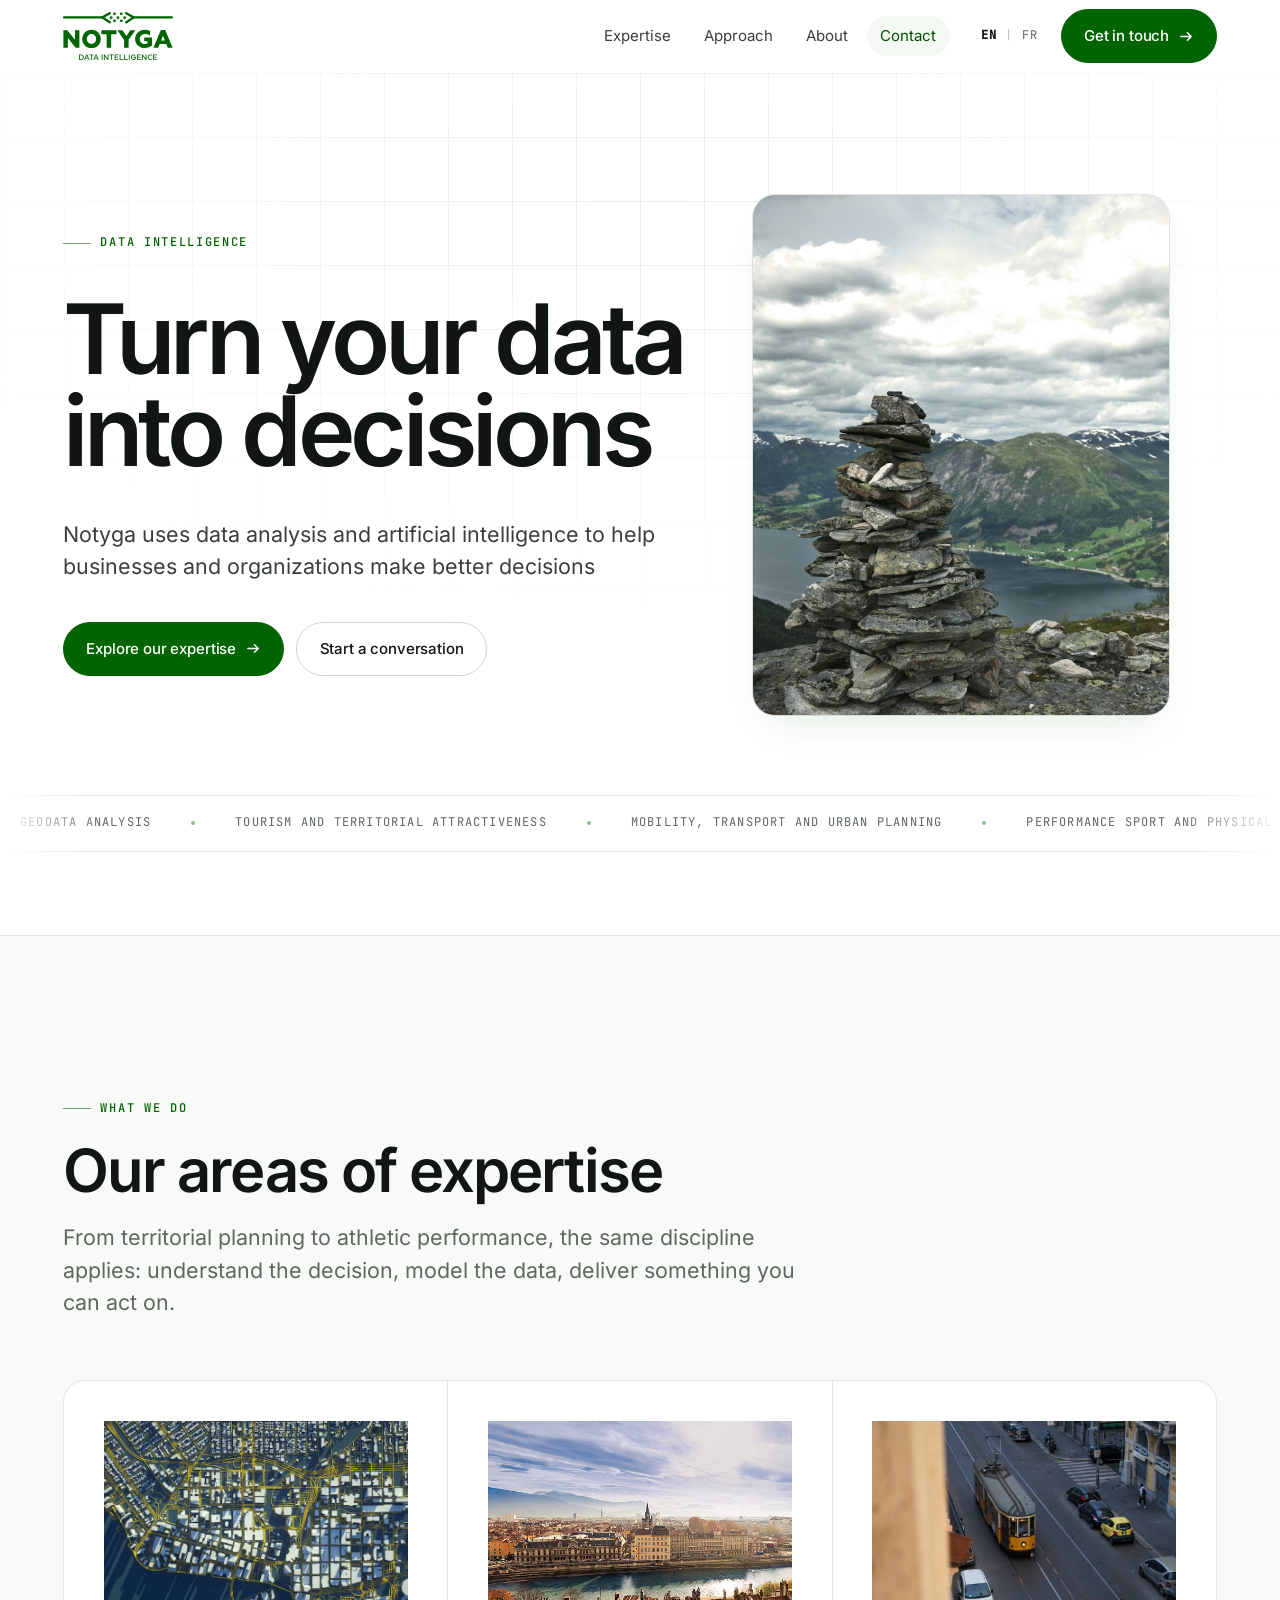
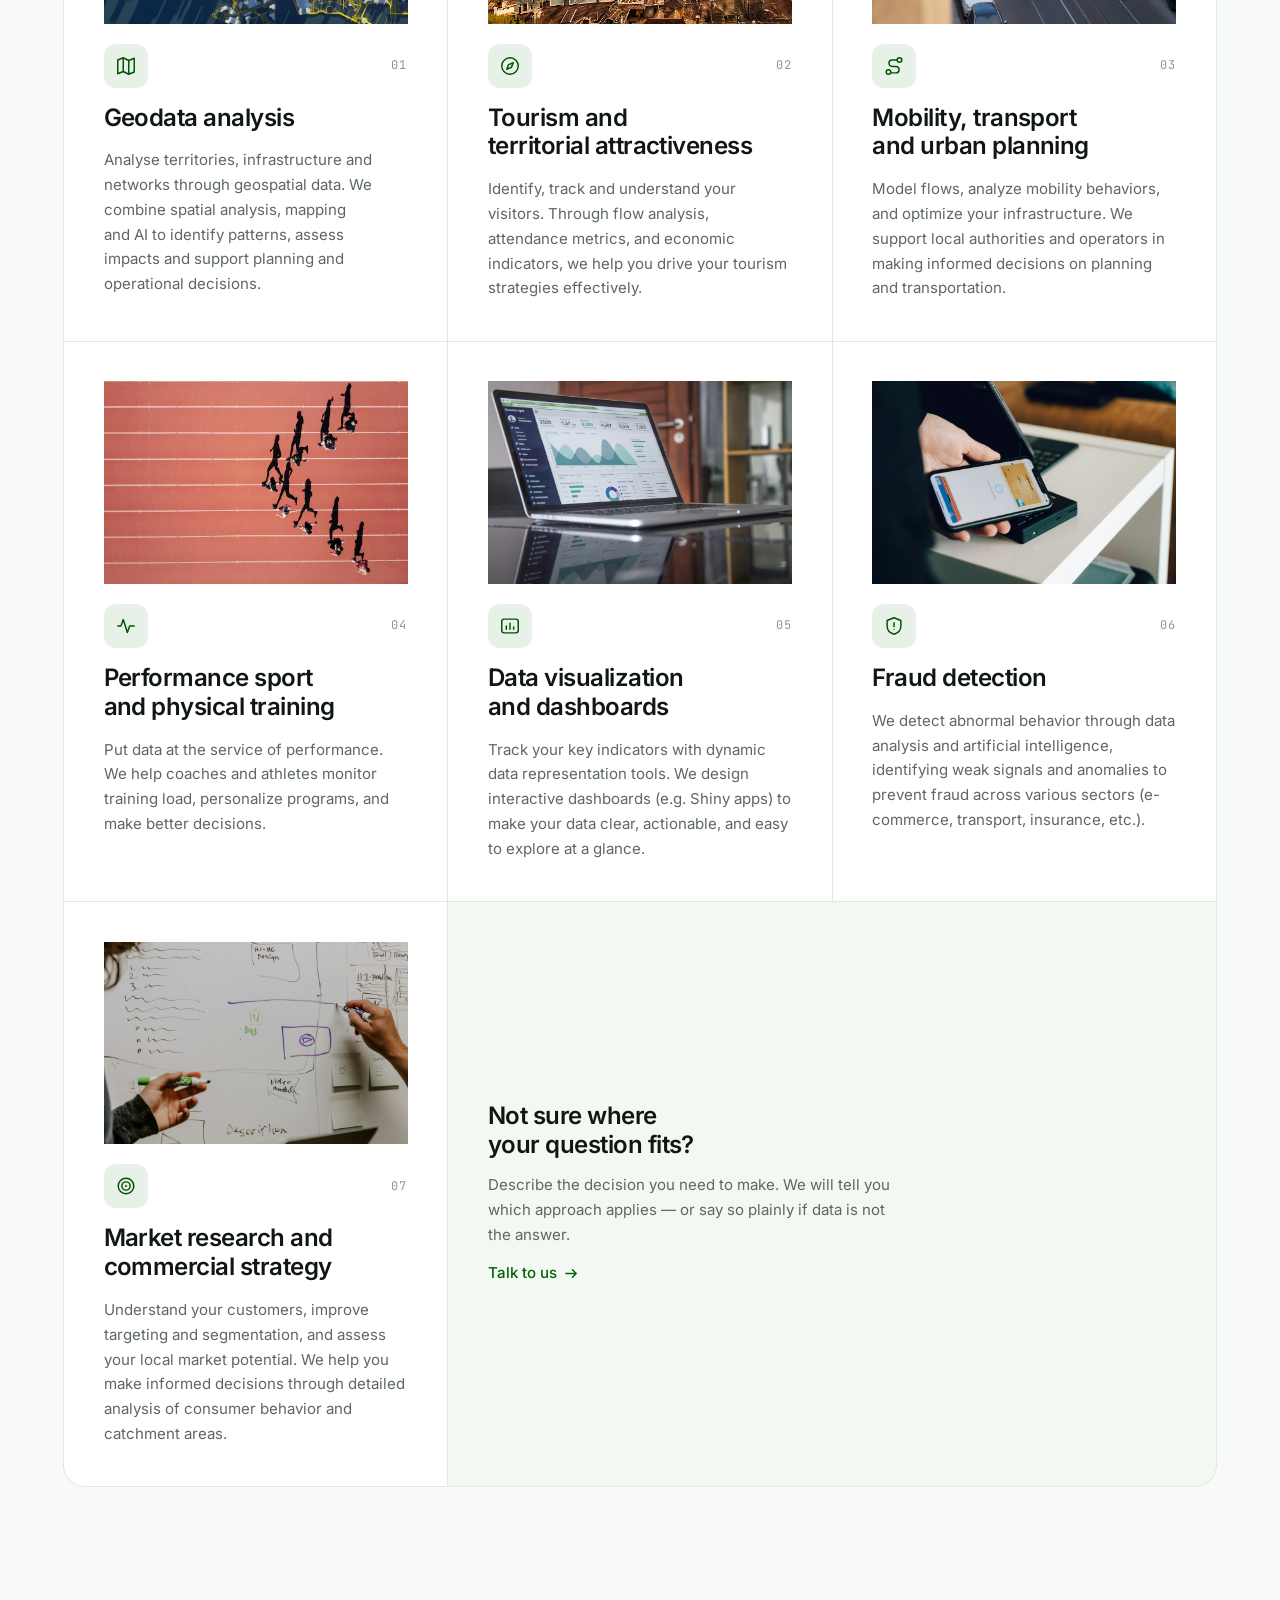
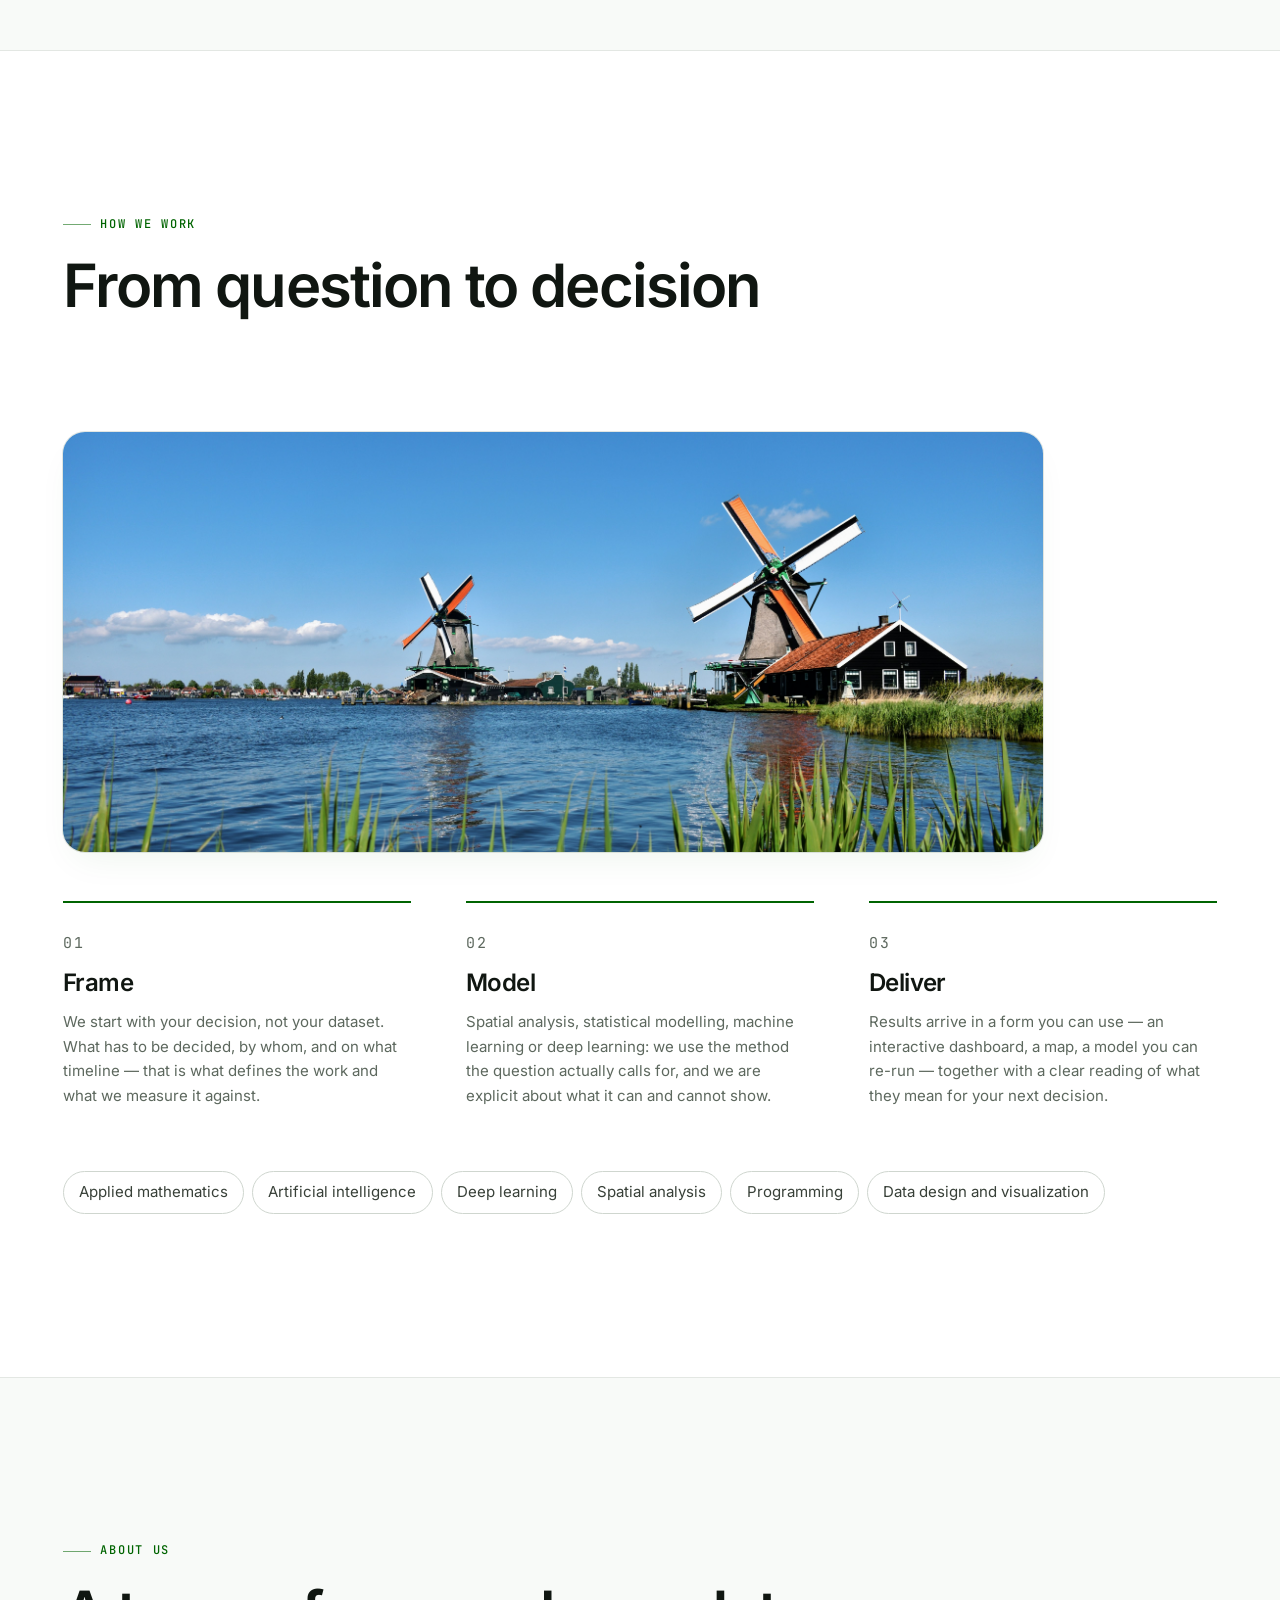
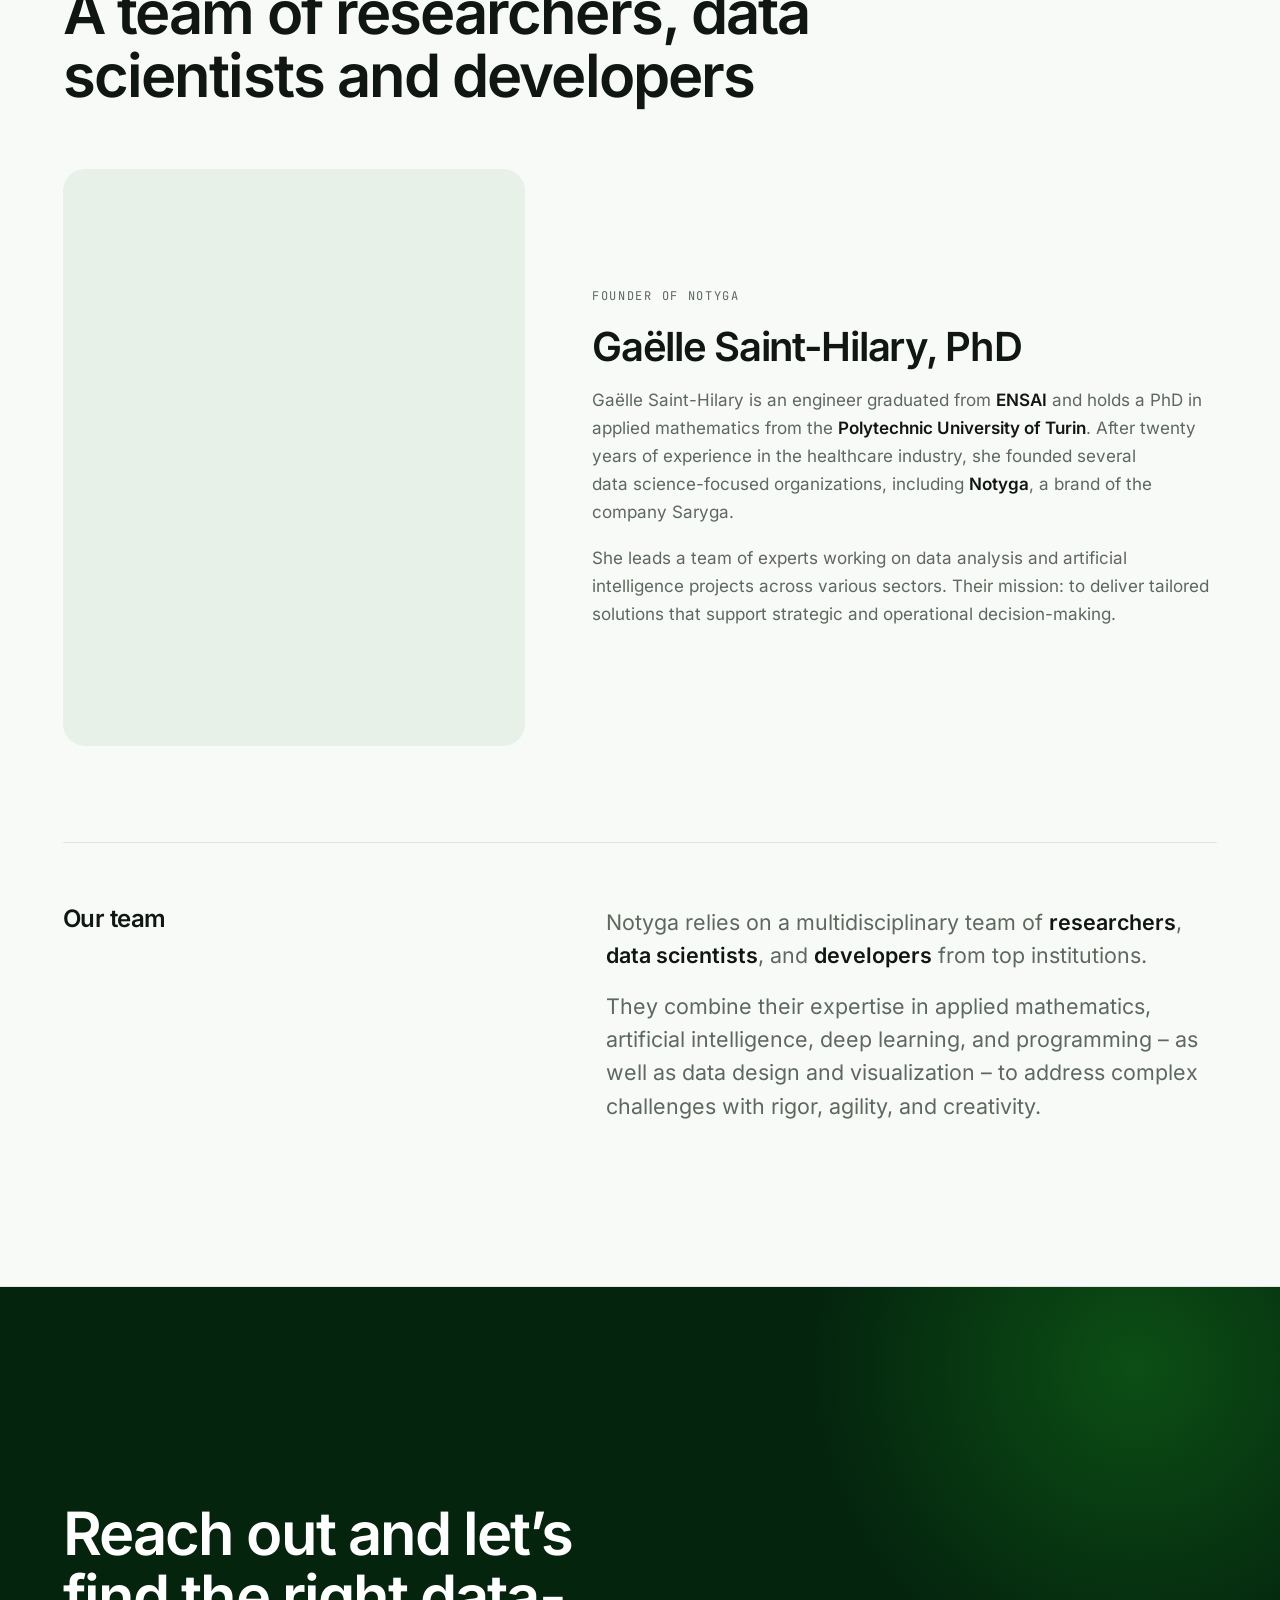
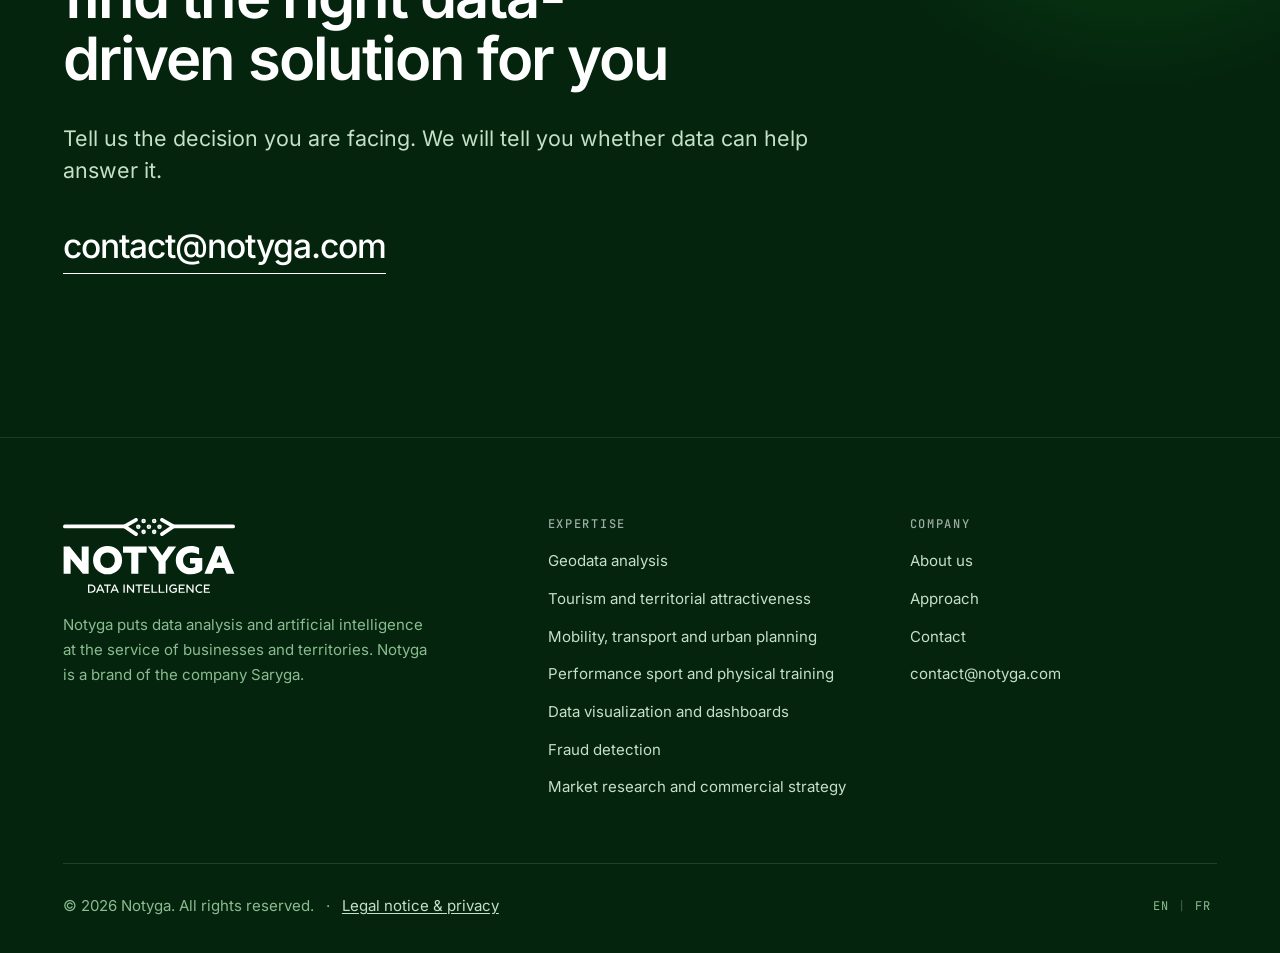
<file: index.html>
<!DOCTYPE html>
<html lang="en">
<head>
  <meta charset="utf-8">
  <meta name="viewport" content="width=device-width, initial-scale=1">
  <title>Notyga — Data intelligence for better decisions</title>
  <meta name="description" content="Notyga uses data analysis and artificial intelligence to help businesses and organizations make better decisions. Geodata, mobility, tourism, sport, dashboards, fraud detection and market research.">
  <meta name="theme-color" content="#006401">
  <link rel="alternate" hreflang="en" href="https://www.notyga.com/">
  <link rel="alternate" hreflang="fr" href="https://www.notyga.com/fr/">
  <link rel="alternate" hreflang="x-default" href="https://www.notyga.com/">
  <link rel="canonical" href="https://www.notyga.com/">

  <meta property="og:type" content="website">
  <meta property="og:site_name" content="Notyga">
  <meta property="og:title" content="Notyga — Data intelligence for better decisions">
  <meta property="og:description" content="Notyga uses data analysis and artificial intelligence to help businesses and organizations make better decisions. Geodata, mobility, tourism, sport, dashboards, fraud detection and market research.">
  <meta property="og:locale" content="en_GB">
  <meta property="og:url" content="https://www.notyga.com/">
  <meta property="og:image" content="https://www.notyga.com/assets/img/logo-full.png">
  <meta name="twitter:card" content="summary_large_image">

  <link rel="icon" href="assets/img/favicon-32.png" sizes="32x32">
  <link rel="icon" href="assets/img/favicon-512.png" sizes="512x512">
  <link rel="apple-touch-icon" href="assets/img/apple-touch-icon.png">

  <link rel="preload" href="assets/fonts/inter-latin.woff2" as="font" type="font/woff2" crossorigin>
  <link rel="stylesheet" href="assets/css/styles.css">
  <script src="assets/js/main.js" defer></script>
</head>
<body>
  <a class="skip-link" href="#main">Skip to content</a>

  <header class="header" data-header>
    <div class="wrap header__inner">
      <a class="brand" href="/" aria-label="Notyga — Data intelligence">
        <img src="assets/img/logo.svg" alt="Notyga — Data intelligence" width="524" height="229">
      </a>

      <button class="nav-toggle" type="button" data-nav-toggle
              aria-expanded="false" aria-controls="site-nav" aria-label="Open menu">
        <svg class="icon-open" viewBox="0 0 24 24" fill="none" aria-hidden="true">
          <path d="M3 6h18M3 12h18M3 18h18" stroke="currentColor" stroke-width="1.8" stroke-linecap="round"/>
        </svg>
        <svg class="icon-close" viewBox="0 0 24 24" fill="none" aria-hidden="true">
          <path d="M6 6l12 12M18 6L6 18" stroke="currentColor" stroke-width="1.8" stroke-linecap="round"/>
        </svg>
      </button>

      <div class="header__nav" id="site-nav" data-nav-panel>
        <nav class="nav" aria-label="Main">
            <a class="nav__link" href="#expertise">Expertise</a>
            <a class="nav__link" href="#approach">Approach</a>
            <a class="nav__link" href="#about">About</a>
            <a class="nav__link" href="#contact">Contact</a>
        </nav>
        <div class="header__actions">
          <p class="lang" role="group" aria-label="Language">
            <a href="/" hreflang="en" aria-current="page">EN</a>
            <span class="lang__sep" aria-hidden="true">|</span>
            <a href="/fr/" hreflang="fr">FR</a>
          </p>
          <a class="btn" href="#contact">Get in touch<svg class="arrow" width="16" height="16" viewBox="0 0 16 16" fill="none" aria-hidden="true"><path d="M2 8h11M9 4l4 4-4 4" stroke="currentColor" stroke-width="1.6" stroke-linecap="round" stroke-linejoin="round"/></svg></a>
        </div>
      </div>
    </div>
  </header>
  <main id="main">
    <section class="hero">
      <div class="hero__grid" aria-hidden="true"></div>
      <div class="wrap hero__inner">
        <div class="hero__content">
          <p class="eyebrow" data-reveal>Data intelligence</p>
          <h1 data-reveal>Turn your data into decisions</h1>
          <p class="lede" data-reveal>Notyga uses data analysis and artificial intelligence to help businesses and organizations make better decisions</p>
          <div class="hero__actions" data-reveal>
            <a class="btn" href="#expertise">Explore our expertise<svg class="arrow" width="16" height="16" viewBox="0 0 16 16" fill="none" aria-hidden="true"><path d="M2 8h11M9 4l4 4-4 4" stroke="currentColor" stroke-width="1.6" stroke-linecap="round" stroke-linejoin="round"/></svg></a>
            <a class="btn btn--ghost" href="#contact">Start a conversation</a>
          </div>
        </div>
        <figure class="hero__media" data-reveal>
          <img src="assets/img/hero.jpg" alt="Territorial landscape with hills, roads and river" width="1200" height="1500"
               fetchpriority="high" decoding="async">
        </figure>
      </div>

      <div class="marquee">
        <div class="marquee__track" data-marquee aria-hidden="true">
          <span class="marquee__item">Geodata analysis</span>
          <span class="marquee__item">Tourism and territorial attractiveness</span>
          <span class="marquee__item">Mobility, transport and urban planning</span>
          <span class="marquee__item">Performance sport and physical training</span>
          <span class="marquee__item">Data visualization and dashboards</span>
          <span class="marquee__item">Fraud detection</span>
          <span class="marquee__item">Market research and commercial strategy</span>
        </div>
      </div>
    </section>
    <section class="section section--tint" id="expertise">
      <div class="wrap">
        <div class="section-head">
          <p class="eyebrow" data-reveal>What we do</p>
          <h2 data-reveal>Our areas of expertise</h2>
          <p class="lede" data-reveal>From territorial planning to athletic performance, the same discipline applies: understand the decision, model the data, deliver something you can act on.</p>
        </div>
        <div class="cards">
        <article class="card" data-reveal>
          <div class="card__media">
            <img src="assets/img/expertise-geo.jpg" alt="" width="960" height="640"
                 loading="lazy" decoding="async">
          </div>
          <div class="card__top">
            <span class="card__icon" aria-hidden="true">
              <svg viewBox="0 0 24 24" fill="none" stroke="currentColor" stroke-width="1.6"
                   stroke-linecap="round" stroke-linejoin="round"><path d="M9 3 3 5.5v15L9 18l6 3 6-2.5v-15L15 6 9 3Z"/><path d="M9 3v15M15 6v15"/></svg>
            </span>
            <span class="card__num" aria-hidden="true">01</span>
          </div>
          <h3>Geodata analysis</h3>
          <p>Analyse territories, infrastructure and networks through geospatial data. We combine spatial analysis, mapping and AI to identify patterns, assess impacts and support planning and operational decisions.</p>
        </article>
        <article class="card" data-reveal>
          <div class="card__media">
            <img src="assets/img/expertise-tourism.jpg" alt="" width="960" height="640"
                 loading="lazy" decoding="async">
          </div>
          <div class="card__top">
            <span class="card__icon" aria-hidden="true">
              <svg viewBox="0 0 24 24" fill="none" stroke="currentColor" stroke-width="1.6"
                   stroke-linecap="round" stroke-linejoin="round"><circle cx="12" cy="12" r="9"/><path d="m15.6 8.4-2.1 5.1-5.1 2.1 2.1-5.1 5.1-2.1Z"/></svg>
            </span>
            <span class="card__num" aria-hidden="true">02</span>
          </div>
          <h3>Tourism and territorial attractiveness</h3>
          <p>Identify, track and understand your visitors. Through flow analysis, attendance metrics, and economic indicators, we help you drive your tourism strategies effectively.</p>
        </article>
        <article class="card" data-reveal>
          <div class="card__media">
            <img src="assets/img/expertise-mobility.jpg" alt="" width="960" height="640"
                 loading="lazy" decoding="async">
          </div>
          <div class="card__top">
            <span class="card__icon" aria-hidden="true">
              <svg viewBox="0 0 24 24" fill="none" stroke="currentColor" stroke-width="1.6"
                   stroke-linecap="round" stroke-linejoin="round"><circle cx="6" cy="18.5" r="2.5"/><circle cx="18" cy="5.5" r="2.5"/><path d="M15.5 5.5H10a3.5 3.5 0 0 0 0 7h4a3.5 3.5 0 0 1 0 7H8.5"/></svg>
            </span>
            <span class="card__num" aria-hidden="true">03</span>
          </div>
          <h3>Mobility, transport and urban planning</h3>
          <p>Model flows, analyze mobility behaviors, and optimize your infrastructure. We support local authorities and operators in making informed decisions on planning and transportation.</p>
        </article>
        <article class="card" data-reveal>
          <div class="card__media">
            <img src="assets/img/expertise-sport.jpg" alt="" width="960" height="640"
                 loading="lazy" decoding="async">
          </div>
          <div class="card__top">
            <span class="card__icon" aria-hidden="true">
              <svg viewBox="0 0 24 24" fill="none" stroke="currentColor" stroke-width="1.6"
                   stroke-linecap="round" stroke-linejoin="round"><path d="M3 12h3.5l2.5-7 4.5 14 2.5-7H21"/></svg>
            </span>
            <span class="card__num" aria-hidden="true">04</span>
          </div>
          <h3>Performance sport and physical training</h3>
          <p>Put data at the service of performance. We help coaches and athletes monitor training load, personalize programs, and make better decisions.</p>
        </article>
        <article class="card" data-reveal>
          <div class="card__media">
            <img src="assets/img/expertise-dataviz.jpg" alt="" width="960" height="640"
                 loading="lazy" decoding="async">
          </div>
          <div class="card__top">
            <span class="card__icon" aria-hidden="true">
              <svg viewBox="0 0 24 24" fill="none" stroke="currentColor" stroke-width="1.6"
                   stroke-linecap="round" stroke-linejoin="round"><rect x="3" y="4.5" width="18" height="15" rx="2.5"/><path d="M8 15.5v-3.5M12 15.5v-6.5M16 15.5v-2.5"/></svg>
            </span>
            <span class="card__num" aria-hidden="true">05</span>
          </div>
          <h3>Data visualization and dashboards</h3>
          <p>Track your key indicators with dynamic data representation tools. We design interactive dashboards (e.g. Shiny apps) to make your data clear, actionable, and easy to explore at a glance.</p>
        </article>
        <article class="card" data-reveal>
          <div class="card__media">
            <img src="assets/img/expertise-fraud.jpg" alt="" width="960" height="640"
                 loading="lazy" decoding="async">
          </div>
          <div class="card__top">
            <span class="card__icon" aria-hidden="true">
              <svg viewBox="0 0 24 24" fill="none" stroke="currentColor" stroke-width="1.6"
                   stroke-linecap="round" stroke-linejoin="round"><path d="M12 3 4.5 6v6c0 4.2 3.1 7.7 7.5 9 4.4-1.3 7.5-4.8 7.5-9V6L12 3Z"/><path d="M12 8.5v4"/><circle cx="12" cy="15.6" r=".7" fill="currentColor" stroke="none"/></svg>
            </span>
            <span class="card__num" aria-hidden="true">06</span>
          </div>
          <h3>Fraud detection</h3>
          <p>We detect abnormal behavior through data analysis and artificial intelligence, identifying weak signals and anomalies to prevent fraud across various sectors (e-commerce, transport, insurance, etc.).</p>
        </article>
        <article class="card" data-reveal>
          <div class="card__media">
            <img src="assets/img/expertise-market.jpg" alt="" width="960" height="640"
                 loading="lazy" decoding="async">
          </div>
          <div class="card__top">
            <span class="card__icon" aria-hidden="true">
              <svg viewBox="0 0 24 24" fill="none" stroke="currentColor" stroke-width="1.6"
                   stroke-linecap="round" stroke-linejoin="round"><circle cx="12" cy="12" r="8.5"/><circle cx="12" cy="12" r="4.5"/><circle cx="12" cy="12" r="1.1" fill="currentColor" stroke="none"/></svg>
            </span>
            <span class="card__num" aria-hidden="true">07</span>
          </div>
          <h3>Market research and commercial strategy</h3>
          <p>Understand your customers, improve targeting and segmentation, and assess your local market potential. We help you make informed decisions through detailed analysis of consumer behavior and catchment areas.</p>
        </article>
        <article class="card card--cta" data-reveal>
          <h3>Not sure where your question fits?</h3>
          <p>Describe the decision you need to make. We will tell you which approach applies — or say so plainly if data is not the answer.</p>
          <p><a class="link" href="#contact">Talk to us<svg class="arrow" width="16" height="16" viewBox="0 0 16 16" fill="none" aria-hidden="true"><path d="M2 8h11M9 4l4 4-4 4" stroke="currentColor" stroke-width="1.6" stroke-linecap="round" stroke-linejoin="round"/></svg></a></p>
        </article>
        </div>
      </div>
    </section>
    <section class="section" id="approach">
      <div class="wrap">
        <div class="section-head">
          <p class="eyebrow" data-reveal>How we work</p>
          <h2 data-reveal>From question to decision</h2>
          <p class="lede" data-reveal>Every engagement is tailored. The path through it stays the same.</p>
        </div>
        <figure class="approach__banner" data-reveal>
          <img src="assets/img/banner-approach.jpg" alt="Aerial view of a winding river and surrounding landscape"
               width="2000" height="860" loading="lazy" decoding="async">
        </figure>
        <div class="steps">
          <article class="step" data-reveal>
            <p class="step__num">01</p>
            <h3>Frame</h3>
            <p>We start with your decision, not your dataset. What has to be decided, by whom, and on what timeline — that is what defines the work and what we measure it against.</p>
          </article>
          <article class="step" data-reveal>
            <p class="step__num">02</p>
            <h3>Model</h3>
            <p>Spatial analysis, statistical modelling, machine learning or deep learning: we use the method the question actually calls for, and we are explicit about what it can and cannot show.</p>
          </article>
          <article class="step" data-reveal>
            <p class="step__num">03</p>
            <h3>Deliver</h3>
            <p>Results arrive in a form you can use — an interactive dashboard, a map, a model you can re-run — together with a clear reading of what they mean for your next decision.</p>
          </article>
        </div>
        <h3 class="visually-hidden">Disciplines we combine</h3>
        <ul class="chips" data-reveal>
          <li class="chip">Applied mathematics</li>
          <li class="chip">Artificial intelligence</li>
          <li class="chip">Deep learning</li>
          <li class="chip">Spatial analysis</li>
          <li class="chip">Programming</li>
          <li class="chip">Data design and visualization</li>
        </ul>
      </div>
    </section>
    <section class="section section--tint" id="about">
      <div class="wrap">
        <div class="section-head">
          <p class="eyebrow" data-reveal>About us</p>
          <h2 data-reveal>A team of researchers, data scientists and developers</h2>
        </div>

        <div class="founder">
          <figure class="founder__media" data-reveal>
            <img src="assets/img/founder.jpg" alt="Portrait of Gaëlle Saint-Hilary, founder of Notyga"
                 width="900" height="1125" loading="lazy" decoding="async">
          </figure>
          <div class="founder__body" data-reveal>
            <p class="founder__role">Founder of Notyga</p>
            <h3 class="founder__name">Gaëlle Saint-Hilary, PhD</h3>
            <p>Gaëlle Saint-Hilary is an engineer graduated from <strong>ENSAI</strong> and holds a PhD in applied mathematics from the <strong>Polytechnic University of Turin</strong>. After twenty years of experience in the healthcare industry, she founded several data science-focused organizations, including <strong>Notyga</strong>, a brand of the company Saryga.</p>
            <p>She leads a team of experts working on data analysis and artificial intelligence projects across various sectors. Their mission: to deliver tailored solutions that support strategic and operational decision-making.</p>
          </div>
        </div>

        <div class="team">
          <h3 data-reveal>Our team</h3>
          <div class="team__body">
            <p data-reveal>Notyga relies on a multidisciplinary team of <strong>researchers</strong>, <strong>data scientists</strong>, and <strong>developers</strong> from top institutions.</p>
            <p data-reveal>They combine their expertise in applied mathematics, artificial intelligence, deep learning, and programming – as well as data design and visualization – to address complex challenges with rigor, agility, and creativity.</p>
          </div>
        </div>
      </div>
    </section>
    <section class="section section--dark contact" id="contact">
      <div class="wrap contact__inner">
        <p class="eyebrow" data-reveal>Contact</p>
        <h2 data-reveal>Reach out and let’s find the right data-driven solution for you</h2>
        <p class="lede" data-reveal>Tell us the decision you are facing. We will tell you whether data can help answer it.</p>
        <a class="contact__email" href="mailto:contact@notyga.com" data-reveal>contact@notyga.com</a>
      </div>
    </section>
  </main>
  <footer class="footer">
    <div class="wrap">
      <div class="footer__top">
        <div class="footer__brand">
          <img src="assets/img/logo-white.svg" alt="Notyga — Data intelligence"
               width="524" height="229" loading="lazy">
          <p>Notyga puts data analysis and artificial intelligence at the service of businesses and territories. Notyga is a brand of the company Saryga.</p>
        </div>

        <nav class="footer__col" aria-label="Expertise">
          <h3>Expertise</h3>
          <ul>
            <li><a href="#expertise">Geodata analysis</a></li>
            <li><a href="#expertise">Tourism and territorial attractiveness</a></li>
            <li><a href="#expertise">Mobility, transport and urban planning</a></li>
            <li><a href="#expertise">Performance sport and physical training</a></li>
            <li><a href="#expertise">Data visualization and dashboards</a></li>
            <li><a href="#expertise">Fraud detection</a></li>
            <li><a href="#expertise">Market research and commercial strategy</a></li>
          </ul>
        </nav>

        <nav class="footer__col" aria-label="Company">
          <h3>Company</h3>
          <ul>
            <li><a href="#about">About us</a></li>
            <li><a href="#approach">Approach</a></li>
            <li><a href="#contact">Contact</a></li>
            <li><a href="mailto:contact@notyga.com">contact@notyga.com</a></li>
          </ul>
        </nav>
      </div>

      <div class="footer__bottom">
        <p>&copy; <span data-year>2026</span> Notyga. All rights reserved.
          <span class="footer__sep" aria-hidden="true">·</span>
          <a class="footer__legal" href="/legal/">Legal notice &amp; privacy</a></p>
        <p class="lang">
          <a href="/" hreflang="en">EN</a>
          <span class="lang__sep" aria-hidden="true">|</span>
          <a href="/fr/" hreflang="fr">FR</a>
        </p>
      </div>
    </div>
  </footer>
  <script type="application/ld+json">
  {
    "@context": "https://schema.org",
    "@type": "Organization",
    "name": "Notyga",
    "url": "https://www.notyga.com/",
    "logo": "https://www.notyga.com/assets/img/logo-full.png",
    "email": "contact@notyga.com",
    "description": "Data analysis and artificial intelligence for businesses and territories.",
    "parentOrganization": { "@type": "Organization", "name": "Saryga" },
    "founder": {
      "@type": "Person",
      "name": "Ga\u00eblle Saint-Hilary",
      "jobTitle": "Founder"
    }
  }
  </script>
</body>
</html>
</file>
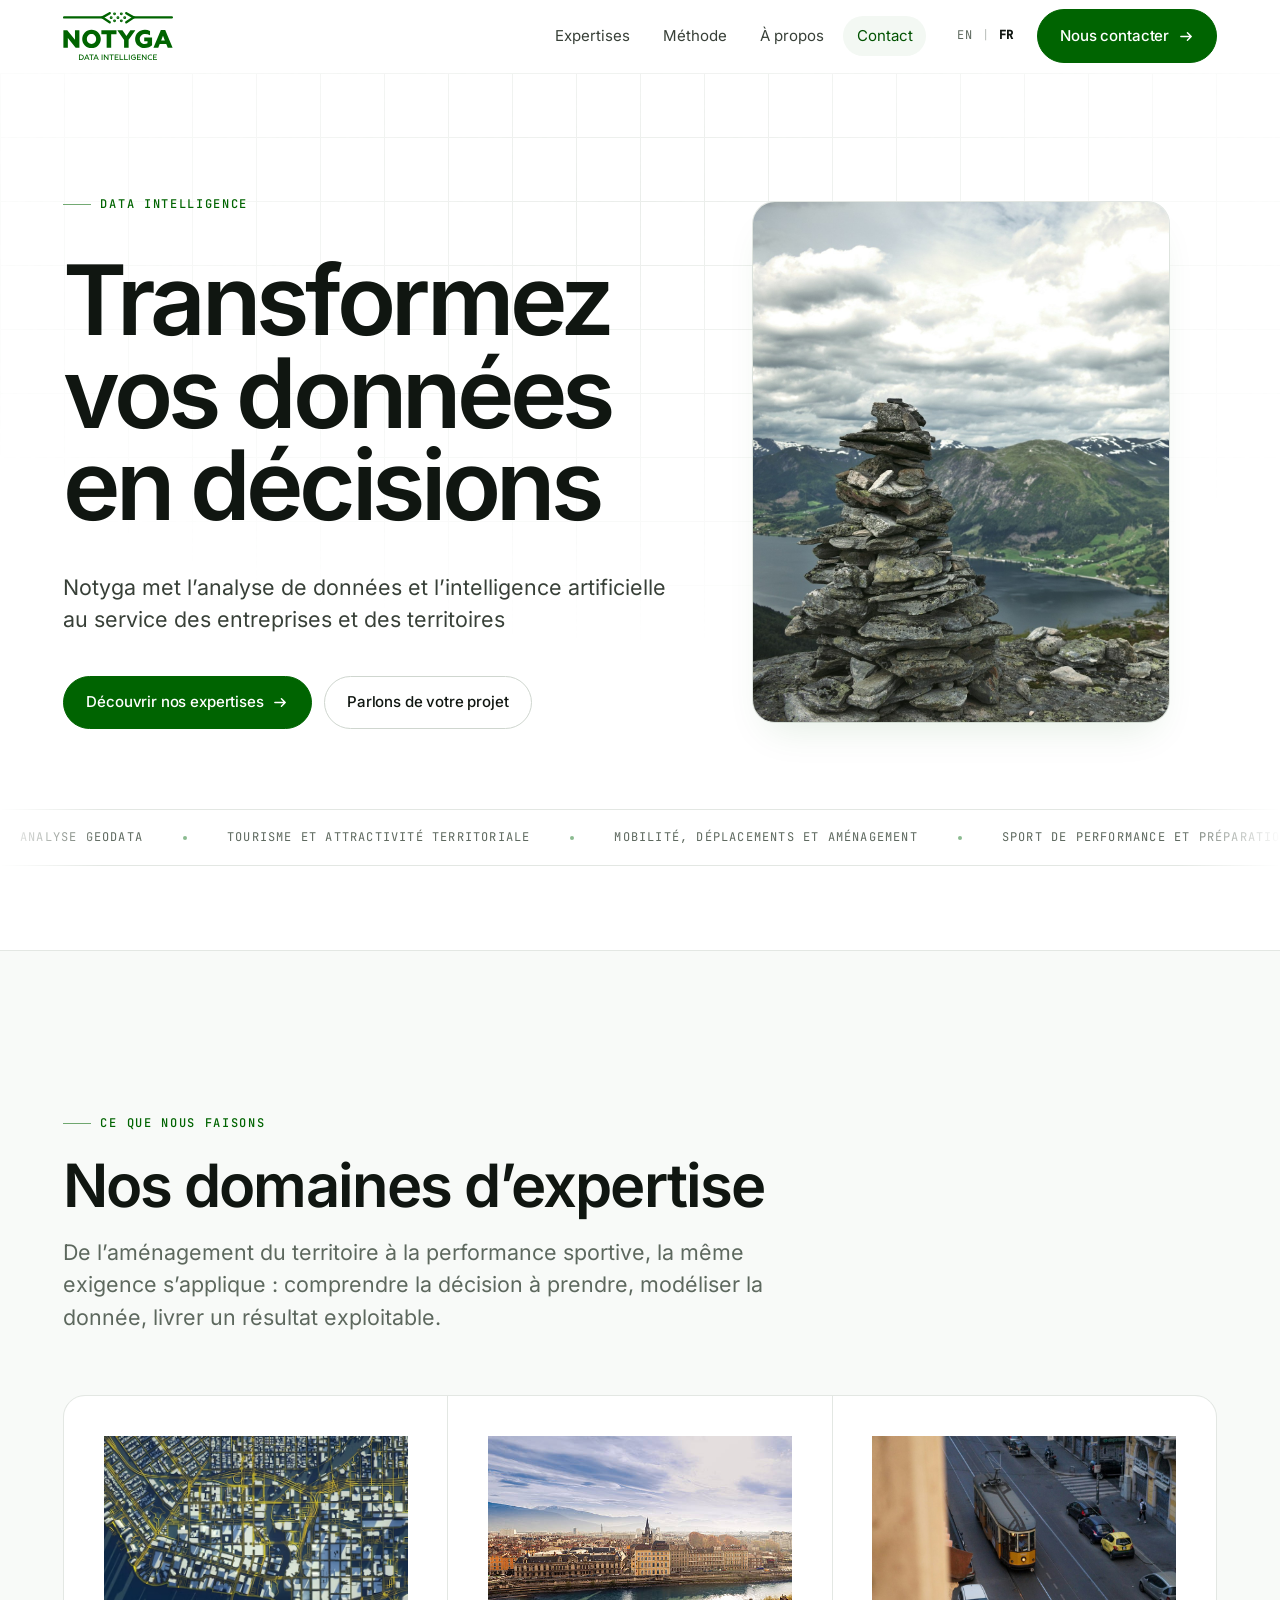
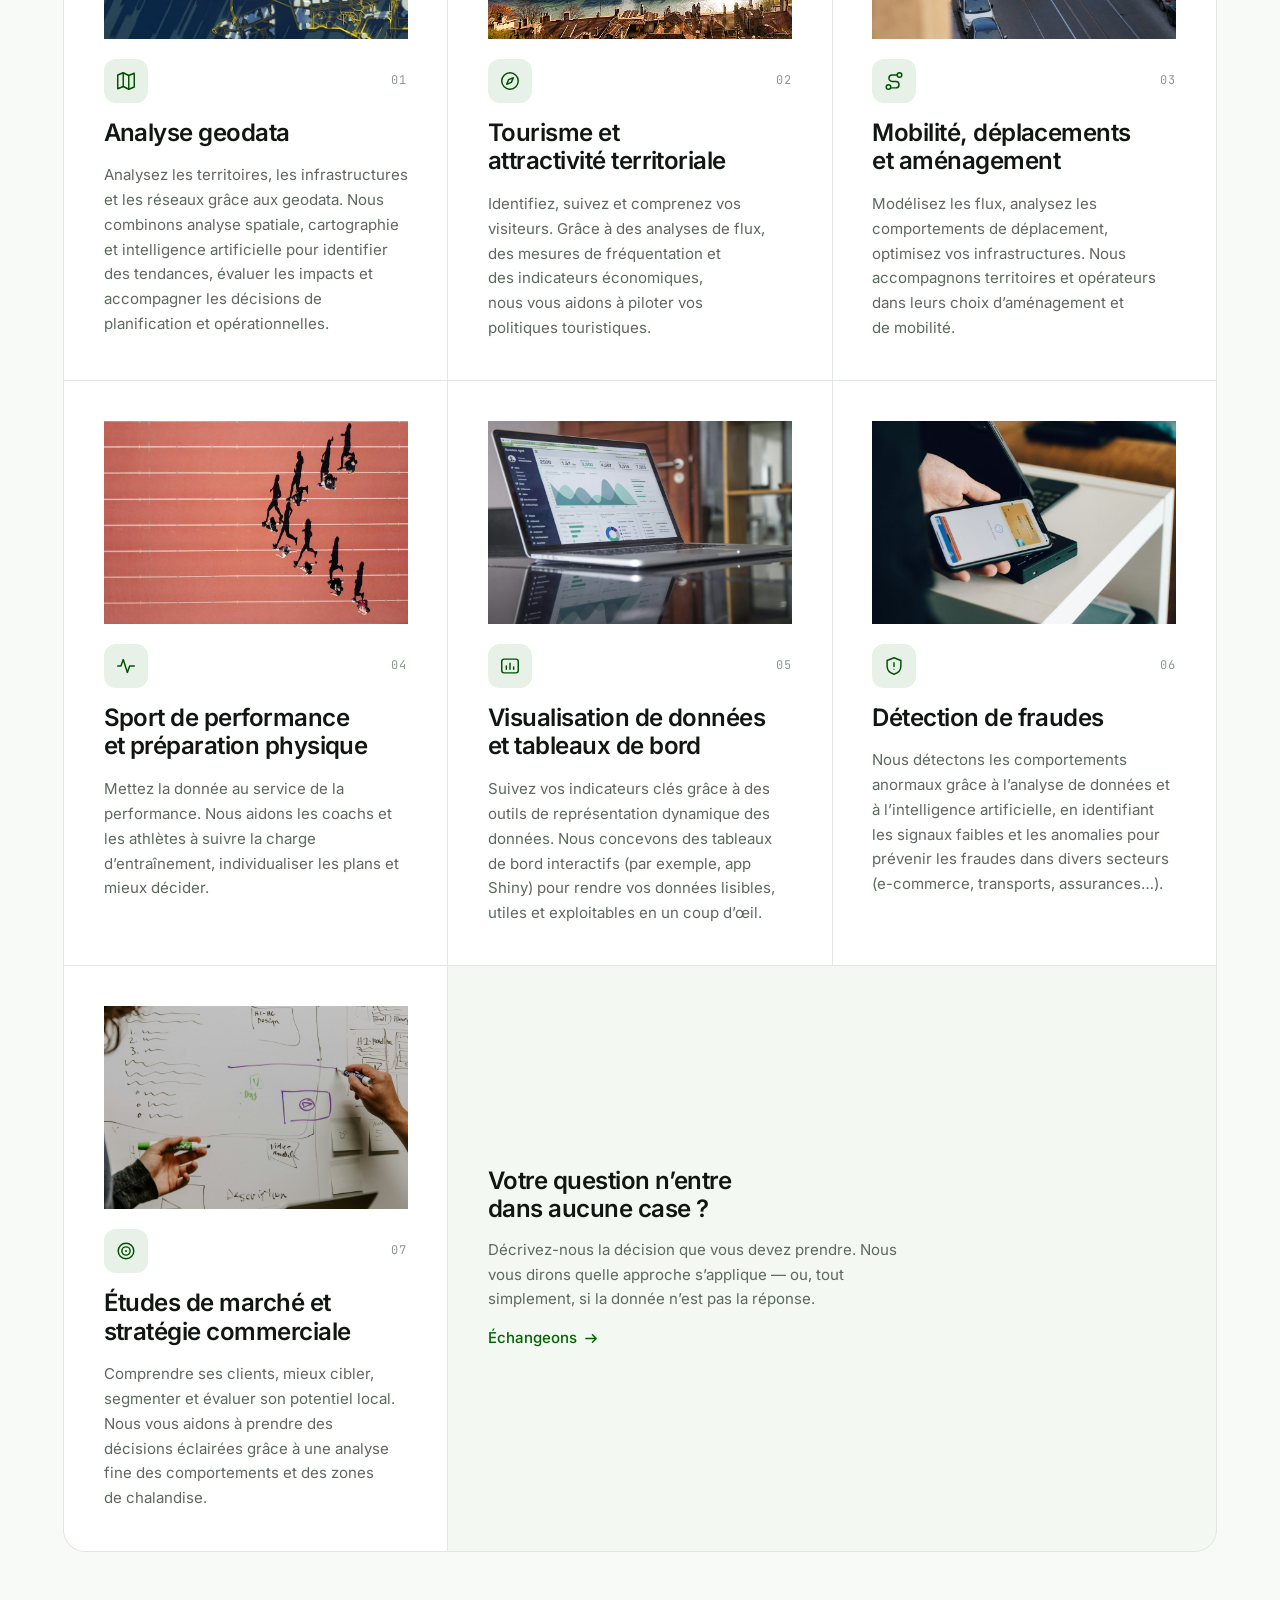
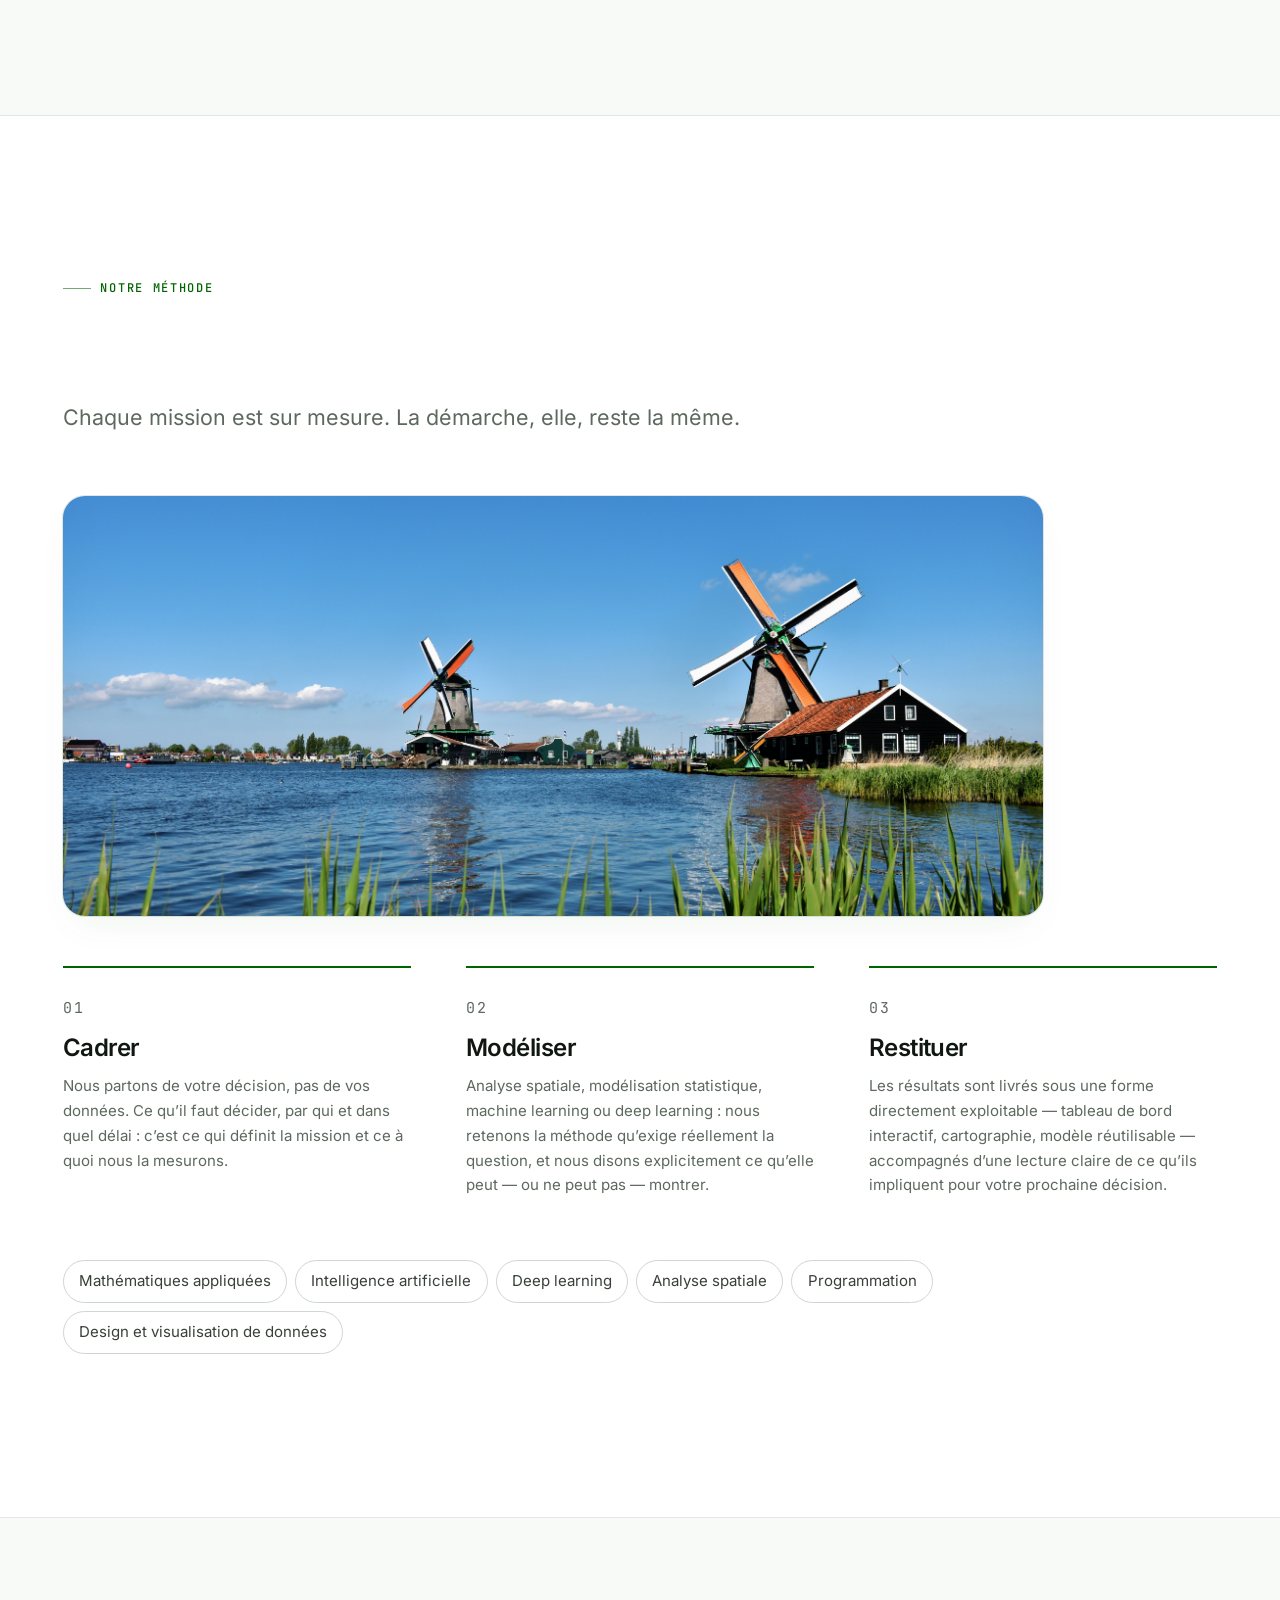
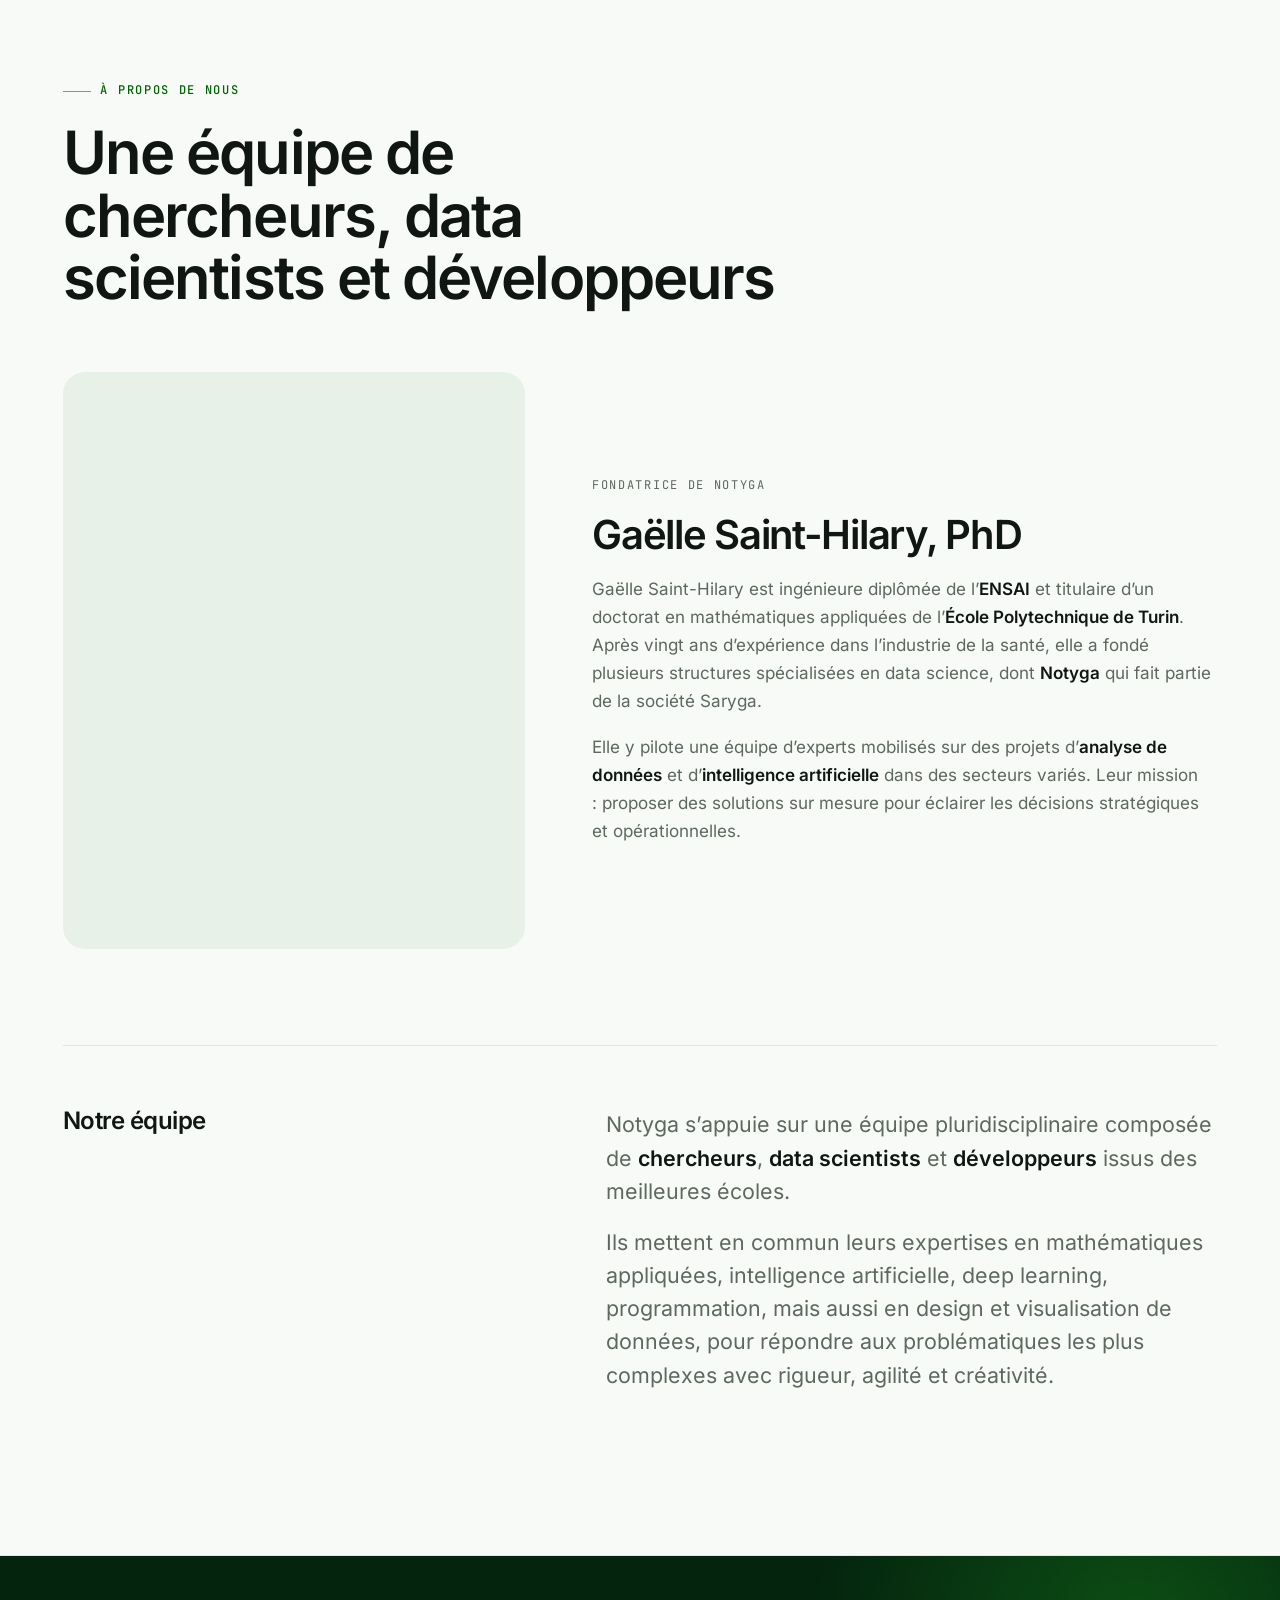
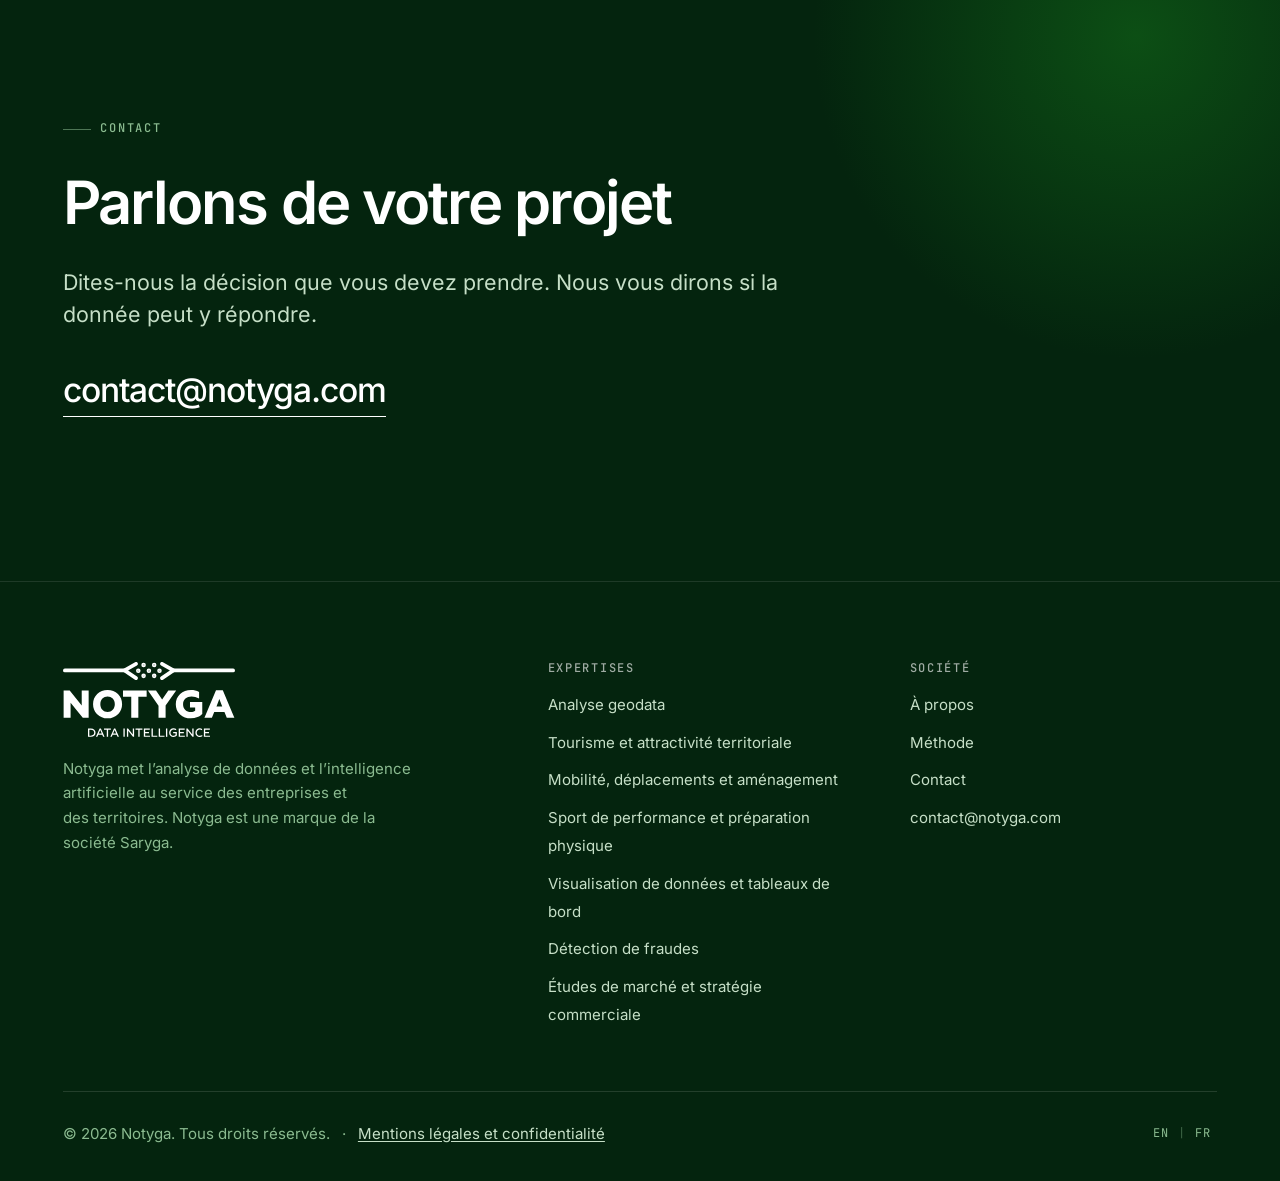
<file: fr/index.html>
<!DOCTYPE html>
<html lang="fr">
<head>
  <meta charset="utf-8">
  <meta name="viewport" content="width=device-width, initial-scale=1">
  <title>Notyga — La data intelligence au service de vos décisions</title>
  <meta name="description" content="Notyga met l’analyse de données et l’intelligence artificielle au service des entreprises et des territoires : geodata, mobilité, tourisme, sport, tableaux de bord, détection de fraudes et études de marché.">
  <meta name="theme-color" content="#006401">
  <link rel="alternate" hreflang="en" href="https://www.notyga.com/">
  <link rel="alternate" hreflang="fr" href="https://www.notyga.com/fr/">
  <link rel="alternate" hreflang="x-default" href="https://www.notyga.com/">
  <link rel="canonical" href="https://www.notyga.com/fr/">

  <meta property="og:type" content="website">
  <meta property="og:site_name" content="Notyga">
  <meta property="og:title" content="Notyga — La data intelligence au service de vos décisions">
  <meta property="og:description" content="Notyga met l’analyse de données et l’intelligence artificielle au service des entreprises et des territoires : geodata, mobilité, tourisme, sport, tableaux de bord, détection de fraudes et études de marché.">
  <meta property="og:locale" content="fr_FR">
  <meta property="og:url" content="https://www.notyga.com/fr/">
  <meta property="og:image" content="https://www.notyga.com/assets/img/logo-full.png">
  <meta name="twitter:card" content="summary_large_image">

  <link rel="icon" href="../assets/img/favicon-32.png" sizes="32x32">
  <link rel="icon" href="../assets/img/favicon-512.png" sizes="512x512">
  <link rel="apple-touch-icon" href="../assets/img/apple-touch-icon.png">

  <link rel="preload" href="../assets/fonts/inter-latin.woff2" as="font" type="font/woff2" crossorigin>
  <link rel="stylesheet" href="../assets/css/styles.css">
  <script src="../assets/js/main.js" defer></script>
</head>
<body>
  <a class="skip-link" href="#main">Aller au contenu</a>

  <header class="header" data-header>
    <div class="wrap header__inner">
      <a class="brand" href="/fr/" aria-label="Notyga — Data intelligence">
        <img src="../assets/img/logo.svg" alt="Notyga — Data intelligence" width="524" height="229">
      </a>

      <button class="nav-toggle" type="button" data-nav-toggle
              aria-expanded="false" aria-controls="site-nav" aria-label="Ouvrir le menu">
        <svg class="icon-open" viewBox="0 0 24 24" fill="none" aria-hidden="true">
          <path d="M3 6h18M3 12h18M3 18h18" stroke="currentColor" stroke-width="1.8" stroke-linecap="round"/>
        </svg>
        <svg class="icon-close" viewBox="0 0 24 24" fill="none" aria-hidden="true">
          <path d="M6 6l12 12M18 6L6 18" stroke="currentColor" stroke-width="1.8" stroke-linecap="round"/>
        </svg>
      </button>

      <div class="header__nav" id="site-nav" data-nav-panel>
        <nav class="nav" aria-label="Principale">
            <a class="nav__link" href="#expertise">Expertises</a>
            <a class="nav__link" href="#approach">Méthode</a>
            <a class="nav__link" href="#about">À propos</a>
            <a class="nav__link" href="#contact">Contact</a>
        </nav>
        <div class="header__actions">
          <p class="lang" role="group" aria-label="Langue">
            <a href="/" hreflang="en">EN</a>
            <span class="lang__sep" aria-hidden="true">|</span>
            <a href="/fr/" hreflang="fr" aria-current="page">FR</a>
          </p>
          <a class="btn" href="#contact">Nous contacter<svg class="arrow" width="16" height="16" viewBox="0 0 16 16" fill="none" aria-hidden="true"><path d="M2 8h11M9 4l4 4-4 4" stroke="currentColor" stroke-width="1.6" stroke-linecap="round" stroke-linejoin="round"/></svg></a>
        </div>
      </div>
    </div>
  </header>
  <main id="main">
    <section class="hero">
      <div class="hero__grid" aria-hidden="true"></div>
      <div class="wrap hero__inner">
        <div class="hero__content">
          <p class="eyebrow" data-reveal>Data intelligence</p>
          <h1 data-reveal>Transformez vos données en décisions</h1>
          <p class="lede" data-reveal>Notyga met l’analyse de données et l’intelligence artificielle au service des entreprises et des territoires</p>
          <div class="hero__actions" data-reveal>
            <a class="btn" href="#expertise">Découvrir nos expertises<svg class="arrow" width="16" height="16" viewBox="0 0 16 16" fill="none" aria-hidden="true"><path d="M2 8h11M9 4l4 4-4 4" stroke="currentColor" stroke-width="1.6" stroke-linecap="round" stroke-linejoin="round"/></svg></a>
            <a class="btn btn--ghost" href="#contact">Parlons de votre projet</a>
          </div>
        </div>
        <figure class="hero__media" data-reveal>
          <img src="../assets/img/hero.jpg" alt="Paysage territorial avec collines, routes et fleuve" width="1200" height="1500"
               fetchpriority="high" decoding="async">
        </figure>
      </div>

      <div class="marquee">
        <div class="marquee__track" data-marquee aria-hidden="true">
          <span class="marquee__item">Analyse geodata</span>
          <span class="marquee__item">Tourisme et attractivité territoriale</span>
          <span class="marquee__item">Mobilité, déplacements et aménagement</span>
          <span class="marquee__item">Sport de performance et préparation physique</span>
          <span class="marquee__item">Visualisation de données et tableaux de bord</span>
          <span class="marquee__item">Détection de fraudes</span>
          <span class="marquee__item">Études de marché et stratégie commerciale</span>
        </div>
      </div>
    </section>
    <section class="section section--tint" id="expertise">
      <div class="wrap">
        <div class="section-head">
          <p class="eyebrow" data-reveal>Ce que nous faisons</p>
          <h2 data-reveal>Nos domaines d’expertise</h2>
          <p class="lede" data-reveal>De l’aménagement du territoire à la performance sportive, la même exigence s’applique : comprendre la décision à prendre, modéliser la donnée, livrer un résultat exploitable.</p>
        </div>
        <div class="cards">
        <article class="card" data-reveal>
          <div class="card__media">
            <img src="../assets/img/expertise-geo.jpg" alt="" width="960" height="640"
                 loading="lazy" decoding="async">
          </div>
          <div class="card__top">
            <span class="card__icon" aria-hidden="true">
              <svg viewBox="0 0 24 24" fill="none" stroke="currentColor" stroke-width="1.6"
                   stroke-linecap="round" stroke-linejoin="round"><path d="M9 3 3 5.5v15L9 18l6 3 6-2.5v-15L15 6 9 3Z"/><path d="M9 3v15M15 6v15"/></svg>
            </span>
            <span class="card__num" aria-hidden="true">01</span>
          </div>
          <h3>Analyse geodata</h3>
          <p>Analysez les territoires, les infrastructures et les réseaux grâce aux geodata. Nous combinons analyse spatiale, cartographie et intelligence artificielle pour identifier des tendances, évaluer les impacts et accompagner les décisions de planification et opérationnelles.</p>
        </article>
        <article class="card" data-reveal>
          <div class="card__media">
            <img src="../assets/img/expertise-tourism.jpg" alt="" width="960" height="640"
                 loading="lazy" decoding="async">
          </div>
          <div class="card__top">
            <span class="card__icon" aria-hidden="true">
              <svg viewBox="0 0 24 24" fill="none" stroke="currentColor" stroke-width="1.6"
                   stroke-linecap="round" stroke-linejoin="round"><circle cx="12" cy="12" r="9"/><path d="m15.6 8.4-2.1 5.1-5.1 2.1 2.1-5.1 5.1-2.1Z"/></svg>
            </span>
            <span class="card__num" aria-hidden="true">02</span>
          </div>
          <h3>Tourisme et attractivité territoriale</h3>
          <p>Identifiez, suivez et comprenez vos visiteurs. Grâce à des analyses de flux, des mesures de fréquentation et des indicateurs économiques, nous vous aidons à piloter vos politiques touristiques.</p>
        </article>
        <article class="card" data-reveal>
          <div class="card__media">
            <img src="../assets/img/expertise-mobility.jpg" alt="" width="960" height="640"
                 loading="lazy" decoding="async">
          </div>
          <div class="card__top">
            <span class="card__icon" aria-hidden="true">
              <svg viewBox="0 0 24 24" fill="none" stroke="currentColor" stroke-width="1.6"
                   stroke-linecap="round" stroke-linejoin="round"><circle cx="6" cy="18.5" r="2.5"/><circle cx="18" cy="5.5" r="2.5"/><path d="M15.5 5.5H10a3.5 3.5 0 0 0 0 7h4a3.5 3.5 0 0 1 0 7H8.5"/></svg>
            </span>
            <span class="card__num" aria-hidden="true">03</span>
          </div>
          <h3>Mobilité, déplacements et aménagement</h3>
          <p>Modélisez les flux, analysez les comportements de déplacement, optimisez vos infrastructures. Nous accompagnons territoires et opérateurs dans leurs choix d’aménagement et de mobilité.</p>
        </article>
        <article class="card" data-reveal>
          <div class="card__media">
            <img src="../assets/img/expertise-sport.jpg" alt="" width="960" height="640"
                 loading="lazy" decoding="async">
          </div>
          <div class="card__top">
            <span class="card__icon" aria-hidden="true">
              <svg viewBox="0 0 24 24" fill="none" stroke="currentColor" stroke-width="1.6"
                   stroke-linecap="round" stroke-linejoin="round"><path d="M3 12h3.5l2.5-7 4.5 14 2.5-7H21"/></svg>
            </span>
            <span class="card__num" aria-hidden="true">04</span>
          </div>
          <h3>Sport de performance et préparation physique</h3>
          <p>Mettez la donnée au service de la performance. Nous aidons les coachs et les athlètes à suivre la charge d’entraînement, individualiser les plans et mieux décider.</p>
        </article>
        <article class="card" data-reveal>
          <div class="card__media">
            <img src="../assets/img/expertise-dataviz.jpg" alt="" width="960" height="640"
                 loading="lazy" decoding="async">
          </div>
          <div class="card__top">
            <span class="card__icon" aria-hidden="true">
              <svg viewBox="0 0 24 24" fill="none" stroke="currentColor" stroke-width="1.6"
                   stroke-linecap="round" stroke-linejoin="round"><rect x="3" y="4.5" width="18" height="15" rx="2.5"/><path d="M8 15.5v-3.5M12 15.5v-6.5M16 15.5v-2.5"/></svg>
            </span>
            <span class="card__num" aria-hidden="true">05</span>
          </div>
          <h3>Visualisation de données et tableaux de bord</h3>
          <p>Suivez vos indicateurs clés grâce à des outils de représentation dynamique des données. Nous concevons des tableaux de bord interactifs (par exemple, app Shiny) pour rendre vos données lisibles, utiles et exploitables en un coup d’œil.</p>
        </article>
        <article class="card" data-reveal>
          <div class="card__media">
            <img src="../assets/img/expertise-fraud.jpg" alt="" width="960" height="640"
                 loading="lazy" decoding="async">
          </div>
          <div class="card__top">
            <span class="card__icon" aria-hidden="true">
              <svg viewBox="0 0 24 24" fill="none" stroke="currentColor" stroke-width="1.6"
                   stroke-linecap="round" stroke-linejoin="round"><path d="M12 3 4.5 6v6c0 4.2 3.1 7.7 7.5 9 4.4-1.3 7.5-4.8 7.5-9V6L12 3Z"/><path d="M12 8.5v4"/><circle cx="12" cy="15.6" r=".7" fill="currentColor" stroke="none"/></svg>
            </span>
            <span class="card__num" aria-hidden="true">06</span>
          </div>
          <h3>Détection de fraudes</h3>
          <p>Nous détectons les comportements anormaux grâce à l’analyse de données et à l’intelligence artificielle, en identifiant les signaux faibles et les anomalies pour prévenir les fraudes dans divers secteurs (e-commerce, transports, assurances…).</p>
        </article>
        <article class="card" data-reveal>
          <div class="card__media">
            <img src="../assets/img/expertise-market.jpg" alt="" width="960" height="640"
                 loading="lazy" decoding="async">
          </div>
          <div class="card__top">
            <span class="card__icon" aria-hidden="true">
              <svg viewBox="0 0 24 24" fill="none" stroke="currentColor" stroke-width="1.6"
                   stroke-linecap="round" stroke-linejoin="round"><circle cx="12" cy="12" r="8.5"/><circle cx="12" cy="12" r="4.5"/><circle cx="12" cy="12" r="1.1" fill="currentColor" stroke="none"/></svg>
            </span>
            <span class="card__num" aria-hidden="true">07</span>
          </div>
          <h3>Études de marché et stratégie commerciale</h3>
          <p>Comprendre ses clients, mieux cibler, segmenter et évaluer son potentiel local. Nous vous aidons à prendre des décisions éclairées grâce à une analyse fine des comportements et des zones de chalandise.</p>
        </article>
        <article class="card card--cta" data-reveal>
          <h3>Votre question n’entre dans aucune case ?</h3>
          <p>Décrivez-nous la décision que vous devez prendre. Nous vous dirons quelle approche s’applique — ou, tout simplement, si la donnée n’est pas la réponse.</p>
          <p><a class="link" href="#contact">Échangeons<svg class="arrow" width="16" height="16" viewBox="0 0 16 16" fill="none" aria-hidden="true"><path d="M2 8h11M9 4l4 4-4 4" stroke="currentColor" stroke-width="1.6" stroke-linecap="round" stroke-linejoin="round"/></svg></a></p>
        </article>
        </div>
      </div>
    </section>
    <section class="section" id="approach">
      <div class="wrap">
        <div class="section-head">
          <p class="eyebrow" data-reveal>Notre méthode</p>
          <h2 data-reveal>De la question à la décision</h2>
          <p class="lede" data-reveal>Chaque mission est sur mesure. La démarche, elle, reste la même.</p>
        </div>
        <figure class="approach__banner" data-reveal>
          <img src="../assets/img/banner-approach.jpg" alt="Vue aérienne d'un fleuve et des territoires environnants"
               width="2000" height="860" loading="lazy" decoding="async">
        </figure>
        <div class="steps">
          <article class="step" data-reveal>
            <p class="step__num">01</p>
            <h3>Cadrer</h3>
            <p>Nous partons de votre décision, pas de vos données. Ce qu’il faut décider, par qui et dans quel délai : c’est ce qui définit la mission et ce à quoi nous la mesurons.</p>
          </article>
          <article class="step" data-reveal>
            <p class="step__num">02</p>
            <h3>Modéliser</h3>
            <p>Analyse spatiale, modélisation statistique, machine learning ou deep learning : nous retenons la méthode qu’exige réellement la question, et nous disons explicitement ce qu’elle peut — ou ne peut pas — montrer.</p>
          </article>
          <article class="step" data-reveal>
            <p class="step__num">03</p>
            <h3>Restituer</h3>
            <p>Les résultats sont livrés sous une forme directement exploitable — tableau de bord interactif, cartographie, modèle réutilisable — accompagnés d’une lecture claire de ce qu’ils impliquent pour votre prochaine décision.</p>
          </article>
        </div>
        <h3 class="visually-hidden">Les expertises que nous combinons</h3>
        <ul class="chips" data-reveal>
          <li class="chip">Mathématiques appliquées</li>
          <li class="chip">Intelligence artificielle</li>
          <li class="chip">Deep learning</li>
          <li class="chip">Analyse spatiale</li>
          <li class="chip">Programmation</li>
          <li class="chip">Design et visualisation de données</li>
        </ul>
      </div>
    </section>
    <section class="section section--tint" id="about">
      <div class="wrap">
        <div class="section-head">
          <p class="eyebrow" data-reveal>À propos de nous</p>
          <h2 data-reveal>Une équipe de chercheurs, data scientists et développeurs</h2>
        </div>

        <div class="founder">
          <figure class="founder__media" data-reveal>
            <img src="../assets/img/founder.jpg" alt="Portrait de Gaëlle Saint-Hilary, fondatrice de Notyga"
                 width="900" height="1125" loading="lazy" decoding="async">
          </figure>
          <div class="founder__body" data-reveal>
            <p class="founder__role">Fondatrice de Notyga</p>
            <h3 class="founder__name">Gaëlle Saint-Hilary, PhD</h3>
            <p>Gaëlle Saint-Hilary est ingénieure diplômée de l’<strong>ENSAI</strong> et titulaire d’un doctorat en mathématiques appliquées de l’<strong>École Polytechnique de Turin</strong>. Après vingt ans d’expérience dans l’industrie de la santé, elle a fondé plusieurs structures spécialisées en data science, dont <strong>Notyga</strong> qui fait partie de la société Saryga.</p>
            <p>Elle y pilote une équipe d’experts mobilisés sur des projets d’<strong>analyse de données</strong> et d’<strong>intelligence artificielle</strong> dans des secteurs variés. Leur mission : proposer des solutions sur mesure pour éclairer les décisions stratégiques et opérationnelles.</p>
          </div>
        </div>

        <div class="team">
          <h3 data-reveal>Notre équipe</h3>
          <div class="team__body">
            <p data-reveal>Notyga s’appuie sur une équipe pluridisciplinaire composée de <strong>chercheurs</strong>, <strong>data scientists</strong> et <strong>développeurs</strong> issus des meilleures écoles.</p>
            <p data-reveal>Ils mettent en commun leurs expertises en mathématiques appliquées, intelligence artificielle, deep learning, programmation, mais aussi en design et visualisation de données, pour répondre aux problématiques les plus complexes avec rigueur, agilité et créativité.</p>
          </div>
        </div>
      </div>
    </section>
    <section class="section section--dark contact" id="contact">
      <div class="wrap contact__inner">
        <p class="eyebrow" data-reveal>Contact</p>
        <h2 data-reveal>Parlons de votre projet</h2>
        <p class="lede" data-reveal>Dites-nous la décision que vous devez prendre. Nous vous dirons si la donnée peut y répondre.</p>
        <a class="contact__email" href="mailto:contact@notyga.com" data-reveal>contact@notyga.com</a>
      </div>
    </section>
  </main>
  <footer class="footer">
    <div class="wrap">
      <div class="footer__top">
        <div class="footer__brand">
          <img src="../assets/img/logo-white.svg" alt="Notyga — Data intelligence"
               width="524" height="229" loading="lazy">
          <p>Notyga met l’analyse de données et l’intelligence artificielle au service des entreprises et des territoires. Notyga est une marque de la société Saryga.</p>
        </div>

        <nav class="footer__col" aria-label="Expertises">
          <h3>Expertises</h3>
          <ul>
            <li><a href="#expertise">Analyse geodata</a></li>
            <li><a href="#expertise">Tourisme et attractivité territoriale</a></li>
            <li><a href="#expertise">Mobilité, déplacements et aménagement</a></li>
            <li><a href="#expertise">Sport de performance et préparation physique</a></li>
            <li><a href="#expertise">Visualisation de données et tableaux de bord</a></li>
            <li><a href="#expertise">Détection de fraudes</a></li>
            <li><a href="#expertise">Études de marché et stratégie commerciale</a></li>
          </ul>
        </nav>

        <nav class="footer__col" aria-label="Société">
          <h3>Société</h3>
          <ul>
            <li><a href="#about">À propos</a></li>
            <li><a href="#approach">Méthode</a></li>
            <li><a href="#contact">Contact</a></li>
            <li><a href="mailto:contact@notyga.com">contact@notyga.com</a></li>
          </ul>
        </nav>
      </div>

      <div class="footer__bottom">
        <p>&copy; <span data-year>2026</span> Notyga. Tous droits réservés.
          <span class="footer__sep" aria-hidden="true">·</span>
          <a class="footer__legal" href="/fr/mentions-legales/">Mentions légales et confidentialité</a></p>
        <p class="lang">
          <a href="/" hreflang="en">EN</a>
          <span class="lang__sep" aria-hidden="true">|</span>
          <a href="/fr/" hreflang="fr">FR</a>
        </p>
      </div>
    </div>
  </footer>
  <script type="application/ld+json">
  {
    "@context": "https://schema.org",
    "@type": "Organization",
    "name": "Notyga",
    "url": "https://www.notyga.com/",
    "logo": "https://www.notyga.com/assets/img/logo-full.png",
    "email": "contact@notyga.com",
    "description": "Data analysis and artificial intelligence for businesses and territories.",
    "parentOrganization": { "@type": "Organization", "name": "Saryga" },
    "founder": {
      "@type": "Person",
      "name": "Ga\u00eblle Saint-Hilary",
      "jobTitle": "Founder"
    }
  }
  </script>
</body>
</html>
</file>
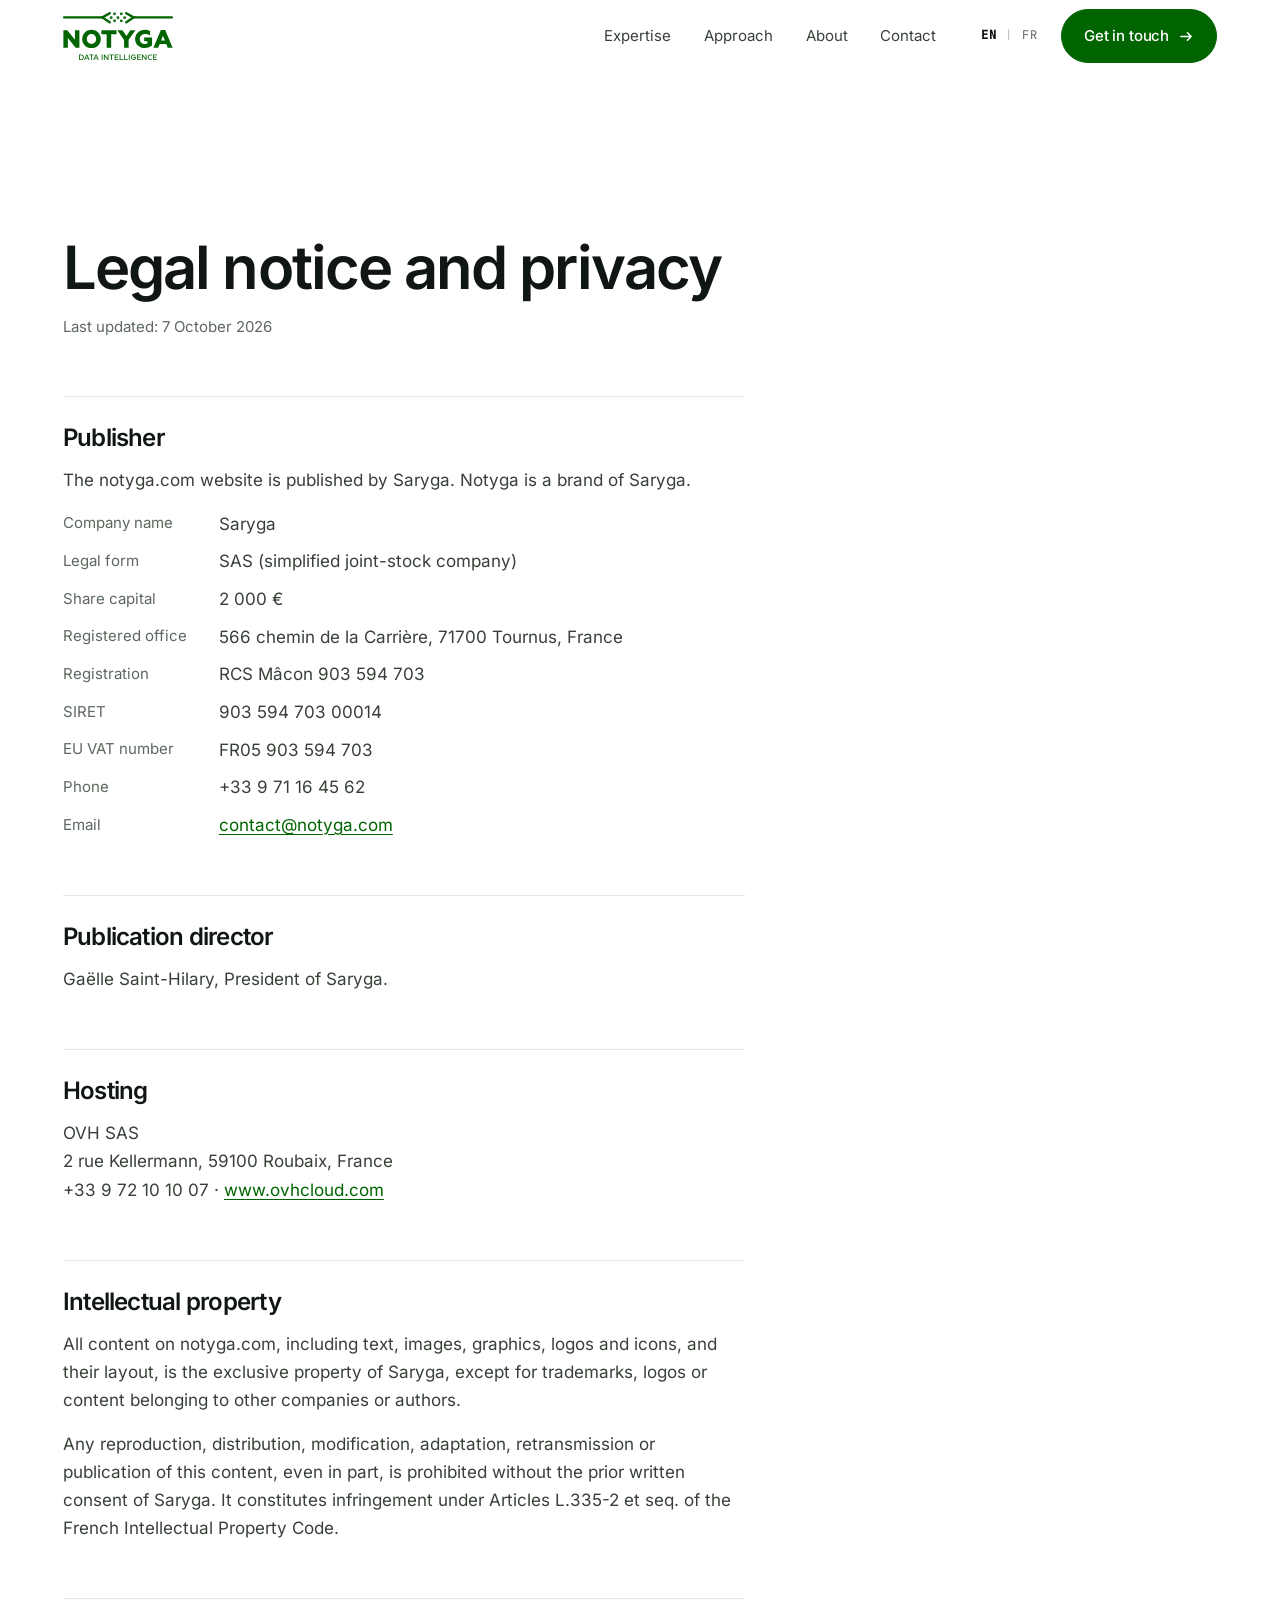
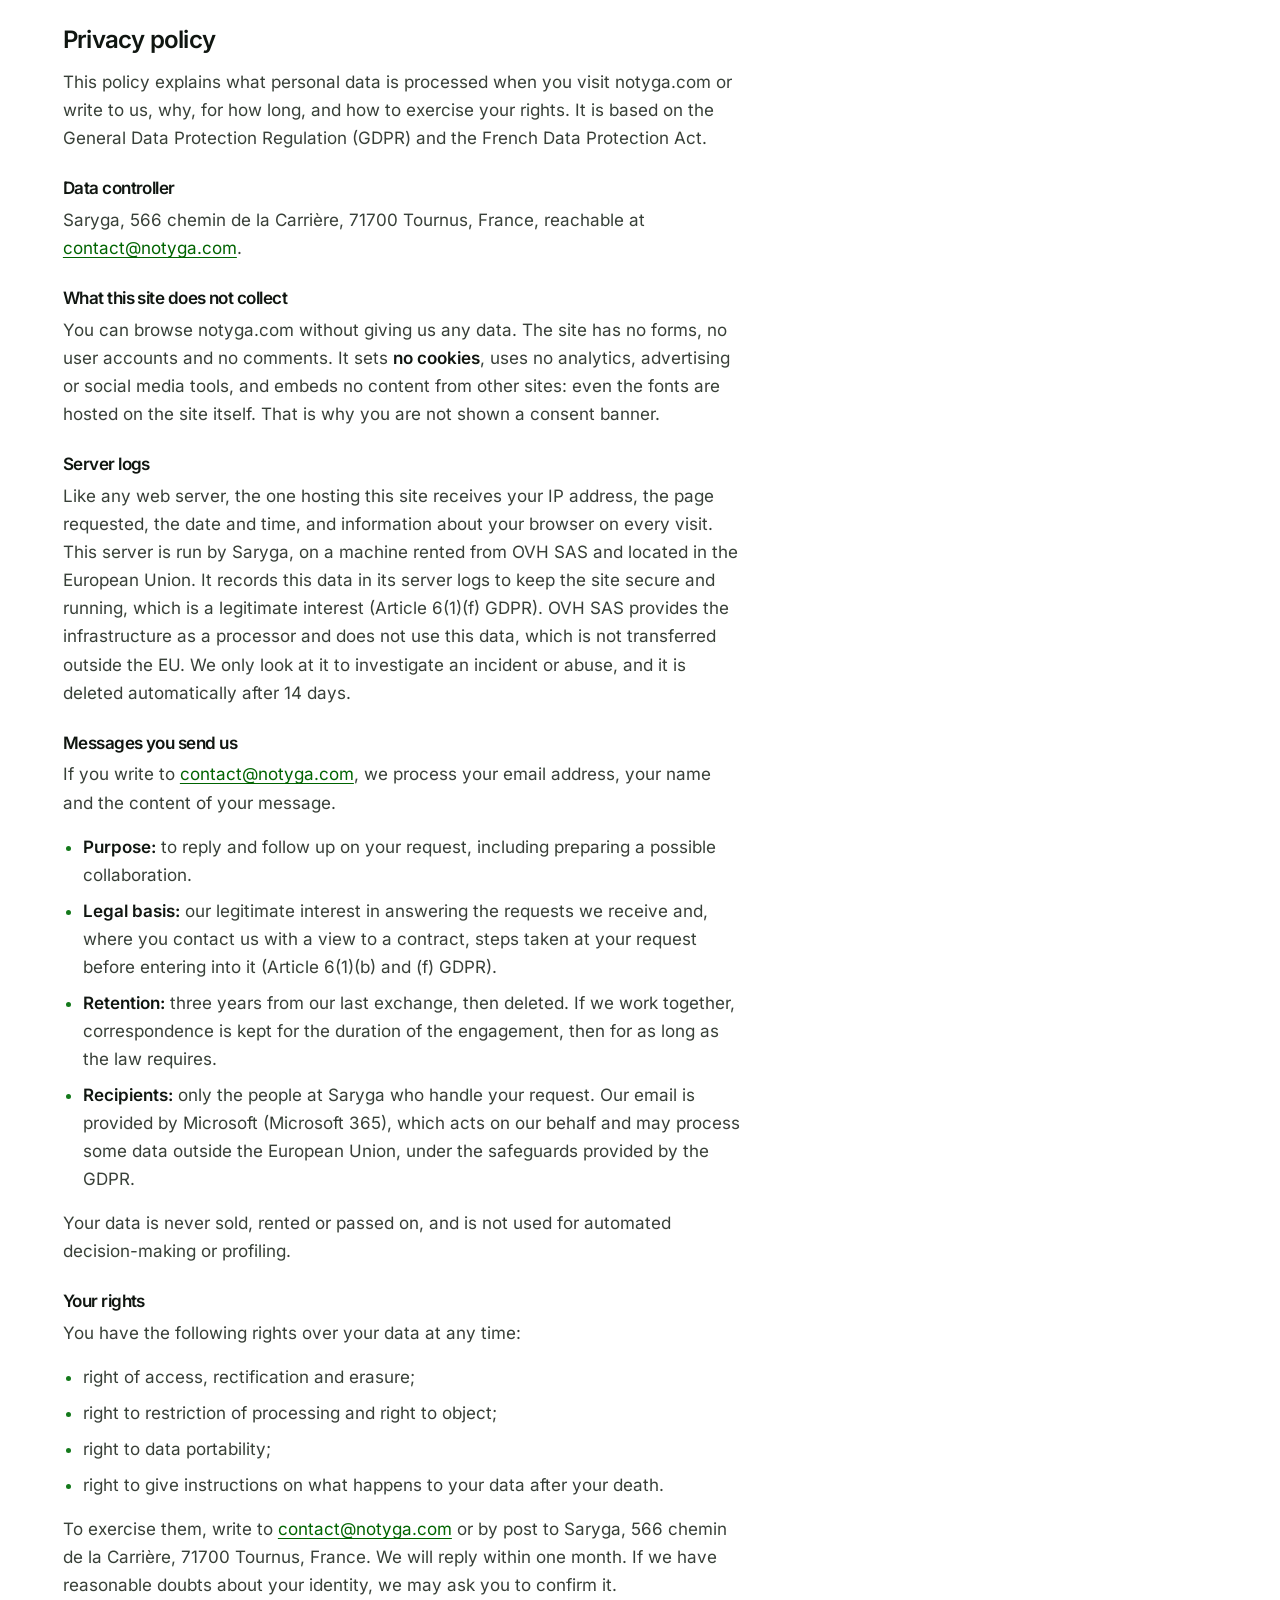
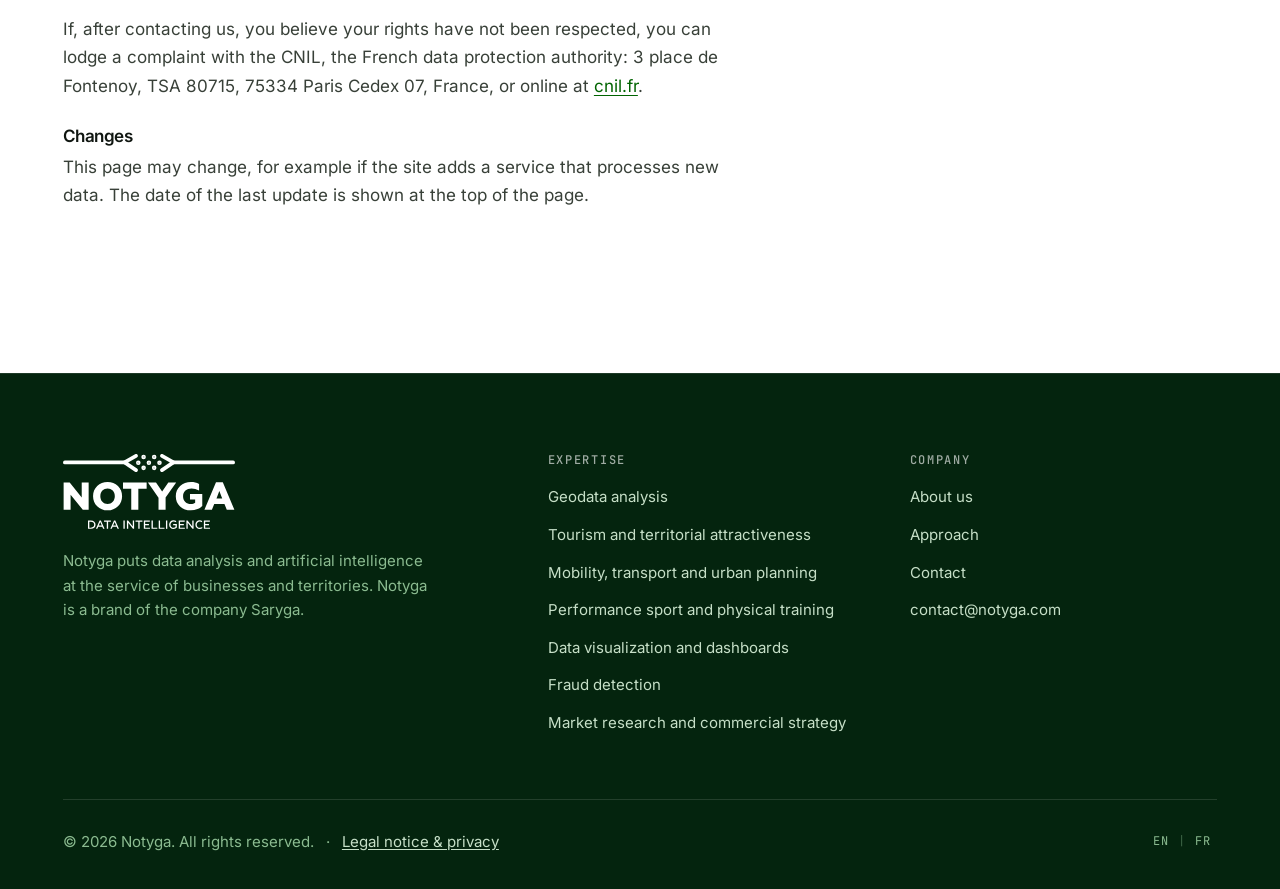
<file: legal/index.html>
<!DOCTYPE html>
<html lang="en">
<head>
  <meta charset="utf-8">
  <meta name="viewport" content="width=device-width, initial-scale=1">
  <title>Legal notice and privacy — Notyga</title>
  <meta name="description" content="Notyga uses data analysis and artificial intelligence to help businesses and organizations make better decisions. Geodata, mobility, tourism, sport, dashboards, fraud detection and market research.">
  <meta name="theme-color" content="#006401">
  <link rel="alternate" hreflang="en" href="https://www.notyga.com/legal/">
  <link rel="alternate" hreflang="fr" href="https://www.notyga.com/fr/mentions-legales/">
  <link rel="alternate" hreflang="x-default" href="https://www.notyga.com/legal/">
  <link rel="canonical" href="https://www.notyga.com/legal/">

  <meta property="og:type" content="website">
  <meta property="og:site_name" content="Notyga">
  <meta property="og:title" content="Legal notice and privacy — Notyga">
  <meta property="og:description" content="Notyga uses data analysis and artificial intelligence to help businesses and organizations make better decisions. Geodata, mobility, tourism, sport, dashboards, fraud detection and market research.">
  <meta property="og:locale" content="en_GB">
  <meta property="og:url" content="https://www.notyga.com/legal/">
  <meta property="og:image" content="https://www.notyga.com/assets/img/logo-full.png">
  <meta name="twitter:card" content="summary_large_image">

  <link rel="icon" href="/assets/img/favicon-32.png" sizes="32x32">
  <link rel="icon" href="/assets/img/favicon-512.png" sizes="512x512">
  <link rel="apple-touch-icon" href="/assets/img/apple-touch-icon.png">

  <link rel="preload" href="/assets/fonts/inter-latin.woff2" as="font" type="font/woff2" crossorigin>
  <link rel="stylesheet" href="/assets/css/styles.css">
  <script src="/assets/js/main.js" defer></script>
</head>
<body>
  <a class="skip-link" href="#main">Skip to content</a>

  <header class="header" data-header>
    <div class="wrap header__inner">
      <a class="brand" href="/" aria-label="Notyga — Data intelligence">
        <img src="/assets/img/logo.svg" alt="Notyga — Data intelligence" width="524" height="229">
      </a>

      <button class="nav-toggle" type="button" data-nav-toggle
              aria-expanded="false" aria-controls="site-nav" aria-label="Open menu">
        <svg class="icon-open" viewBox="0 0 24 24" fill="none" aria-hidden="true">
          <path d="M3 6h18M3 12h18M3 18h18" stroke="currentColor" stroke-width="1.8" stroke-linecap="round"/>
        </svg>
        <svg class="icon-close" viewBox="0 0 24 24" fill="none" aria-hidden="true">
          <path d="M6 6l12 12M18 6L6 18" stroke="currentColor" stroke-width="1.8" stroke-linecap="round"/>
        </svg>
      </button>

      <div class="header__nav" id="site-nav" data-nav-panel>
        <nav class="nav" aria-label="Main">
            <a class="nav__link" href="/#expertise">Expertise</a>
            <a class="nav__link" href="/#approach">Approach</a>
            <a class="nav__link" href="/#about">About</a>
            <a class="nav__link" href="/#contact">Contact</a>
        </nav>
        <div class="header__actions">
          <p class="lang" role="group" aria-label="Language">
            <a href="/legal/" hreflang="en" aria-current="page">EN</a>
            <span class="lang__sep" aria-hidden="true">|</span>
            <a href="/fr/mentions-legales/" hreflang="fr">FR</a>
          </p>
          <a class="btn" href="/#contact">Get in touch<svg class="arrow" width="16" height="16" viewBox="0 0 16 16" fill="none" aria-hidden="true"><path d="M2 8h11M9 4l4 4-4 4" stroke="currentColor" stroke-width="1.6" stroke-linecap="round" stroke-linejoin="round"/></svg></a>
        </div>
      </div>
    </div>
  </header>
  <main id="main">
    <article class="section wrap legal">
      <h1>Legal notice and privacy</h1>
      <p class="legal__updated">Last updated: 7 October 2026</p>
      <div class="legal__body">
        <h2 id="publisher">Publisher</h2>
        <p>The notyga.com website is published by Saryga. Notyga is a brand of Saryga.</p>
        <dl>
          <dt>Company name</dt><dd>Saryga</dd>
          <dt>Legal form</dt><dd>SAS (simplified joint-stock company)</dd>
          <dt>Share capital</dt><dd>2 000 €</dd>
          <dt>Registered office</dt><dd>566 chemin de la Carrière, 71700 Tournus, France</dd>
          <dt>Registration</dt><dd>RCS Mâcon 903 594 703</dd>
          <dt>SIRET</dt><dd>903 594 703 00014</dd>
          <dt>EU VAT number</dt><dd>FR05 903 594 703</dd>
          <dt>Phone</dt><dd>+33 9 71 16 45 62</dd>
          <dt>Email</dt><dd><a href="mailto:contact@notyga.com">contact@notyga.com</a></dd>
        </dl>

        <h2 id="publication">Publication director</h2>
        <p>Gaëlle Saint-Hilary, President of Saryga.</p>

        <h2 id="hosting">Hosting</h2>
        <p>OVH SAS<br>2 rue Kellermann, 59100 Roubaix, France<br>
          +33 9 72 10 10 07 · <a href="https://www.ovhcloud.com">www.ovhcloud.com</a></p>

        <h2 id="intellectual-property">Intellectual property</h2>
        <p>All content on notyga.com, including text, images, graphics, logos and icons, and
          their layout, is the exclusive property of Saryga, except for trademarks, logos or
          content belonging to other companies or authors.</p>
        <p>Any reproduction, distribution, modification, adaptation, retransmission or
          publication of this content, even in part, is prohibited without the prior written
          consent of Saryga. It constitutes infringement under Articles L.335-2 et seq. of the
          French Intellectual Property Code.</p>

        <h2 id="privacy">Privacy policy</h2>
        <p>This policy explains what personal data is processed when you visit notyga.com or
          write to us, why, for how long, and how to exercise your rights. It is based on the
          General Data Protection Regulation (GDPR) and the French Data Protection Act.</p>

        <h3>Data controller</h3>
        <p>Saryga, 566 chemin de la Carrière, 71700 Tournus, France, reachable at <a href="mailto:contact@notyga.com">contact@notyga.com</a>.</p>

        <h3>What this site does not collect</h3>
        <p>You can browse notyga.com without giving us any data. The site has no forms, no user
          accounts and no comments. It sets <strong>no cookies</strong>, uses no analytics,
          advertising or social media tools, and embeds no content from other sites: even the
          fonts are hosted on the site itself. That is why you are not shown a consent
          banner.</p>

        <h3>Server logs</h3>
        <p>Like any web server, the one hosting this site receives your IP address, the page requested, the date and time, and information about your browser on every visit. This server is run by Saryga, on a machine rented from OVH SAS and located in the European Union. It records this data in its server logs to keep the site secure and running, which is a legitimate interest (Article 6(1)(f) GDPR). OVH SAS provides the infrastructure as a processor and does not use this data, which is not transferred outside the EU. We only look at it to investigate an incident or abuse, and it is deleted automatically after 14 days.</p>

        <h3>Messages you send us</h3>
        <p>If you write to <a href="mailto:contact@notyga.com">contact@notyga.com</a>, we process your email address, your name and the content of
          your message.</p>
        <ul>
          <li><strong>Purpose:</strong> to reply and follow up on your request, including
            preparing a possible collaboration.</li>
          <li><strong>Legal basis:</strong> our legitimate interest in answering the requests
            we receive and, where you contact us with a view to a contract, steps taken at
            your request before entering into it (Article 6(1)(b) and (f) GDPR).</li>
          <li><strong>Retention:</strong> three years from our last exchange, then deleted. If
            we work together, correspondence is kept for the duration of the engagement, then
            for as long as the law requires.</li>
          <li><strong>Recipients:</strong> only the people at Saryga who handle your request. Our
            email is provided by Microsoft (Microsoft 365), which acts on our behalf and may
            process some data outside the European Union, under the safeguards provided by the
            GDPR.</li>
        </ul>
        <p>Your data is never sold, rented or passed on, and is not used for automated
          decision-making or profiling.</p>

        <h3>Your rights</h3>
        <p>You have the following rights over your data at any time:</p>
        <ul>
          <li>right of access, rectification and erasure;</li>
          <li>right to restriction of processing and right to object;</li>
          <li>right to data portability;</li>
          <li>right to give instructions on what happens to your data after your death.</li>
        </ul>
        <p>To exercise them, write to <a href="mailto:contact@notyga.com">contact@notyga.com</a> or by post to Saryga, 566 chemin de la Carrière, 71700 Tournus, France. We
          will reply within one month. If we have reasonable doubts about your identity, we
          may ask you to confirm it.</p>
        <p>If, after contacting us, you believe your rights have not been respected, you can
          lodge a complaint with the CNIL, the French data protection authority: 3 place de
          Fontenoy, TSA 80715, 75334 Paris Cedex 07, France, or online at
          <a href="https://www.cnil.fr">cnil.fr</a>.</p>

        <h3>Changes</h3>
        <p>This page may change, for example if the site adds a service that processes new
          data. The date of the last update is shown at the top of the page.</p>
      </div>
    </article>
  </main>
  <footer class="footer">
    <div class="wrap">
      <div class="footer__top">
        <div class="footer__brand">
          <img src="/assets/img/logo-white.svg" alt="Notyga — Data intelligence"
               width="524" height="229" loading="lazy">
          <p>Notyga puts data analysis and artificial intelligence at the service of businesses and territories. Notyga is a brand of the company Saryga.</p>
        </div>

        <nav class="footer__col" aria-label="Expertise">
          <h3>Expertise</h3>
          <ul>
            <li><a href="/#expertise">Geodata analysis</a></li>
            <li><a href="/#expertise">Tourism and territorial attractiveness</a></li>
            <li><a href="/#expertise">Mobility, transport and urban planning</a></li>
            <li><a href="/#expertise">Performance sport and physical training</a></li>
            <li><a href="/#expertise">Data visualization and dashboards</a></li>
            <li><a href="/#expertise">Fraud detection</a></li>
            <li><a href="/#expertise">Market research and commercial strategy</a></li>
          </ul>
        </nav>

        <nav class="footer__col" aria-label="Company">
          <h3>Company</h3>
          <ul>
            <li><a href="/#about">About us</a></li>
            <li><a href="/#approach">Approach</a></li>
            <li><a href="/#contact">Contact</a></li>
            <li><a href="mailto:contact@notyga.com">contact@notyga.com</a></li>
          </ul>
        </nav>
      </div>

      <div class="footer__bottom">
        <p>&copy; <span data-year>2026</span> Notyga. All rights reserved.
          <span class="footer__sep" aria-hidden="true">·</span>
          <a class="footer__legal" href="/legal/">Legal notice &amp; privacy</a></p>
        <p class="lang">
          <a href="/legal/" hreflang="en">EN</a>
          <span class="lang__sep" aria-hidden="true">|</span>
          <a href="/fr/mentions-legales/" hreflang="fr">FR</a>
        </p>
      </div>
    </div>
  </footer>
</body>
</html>
</file>
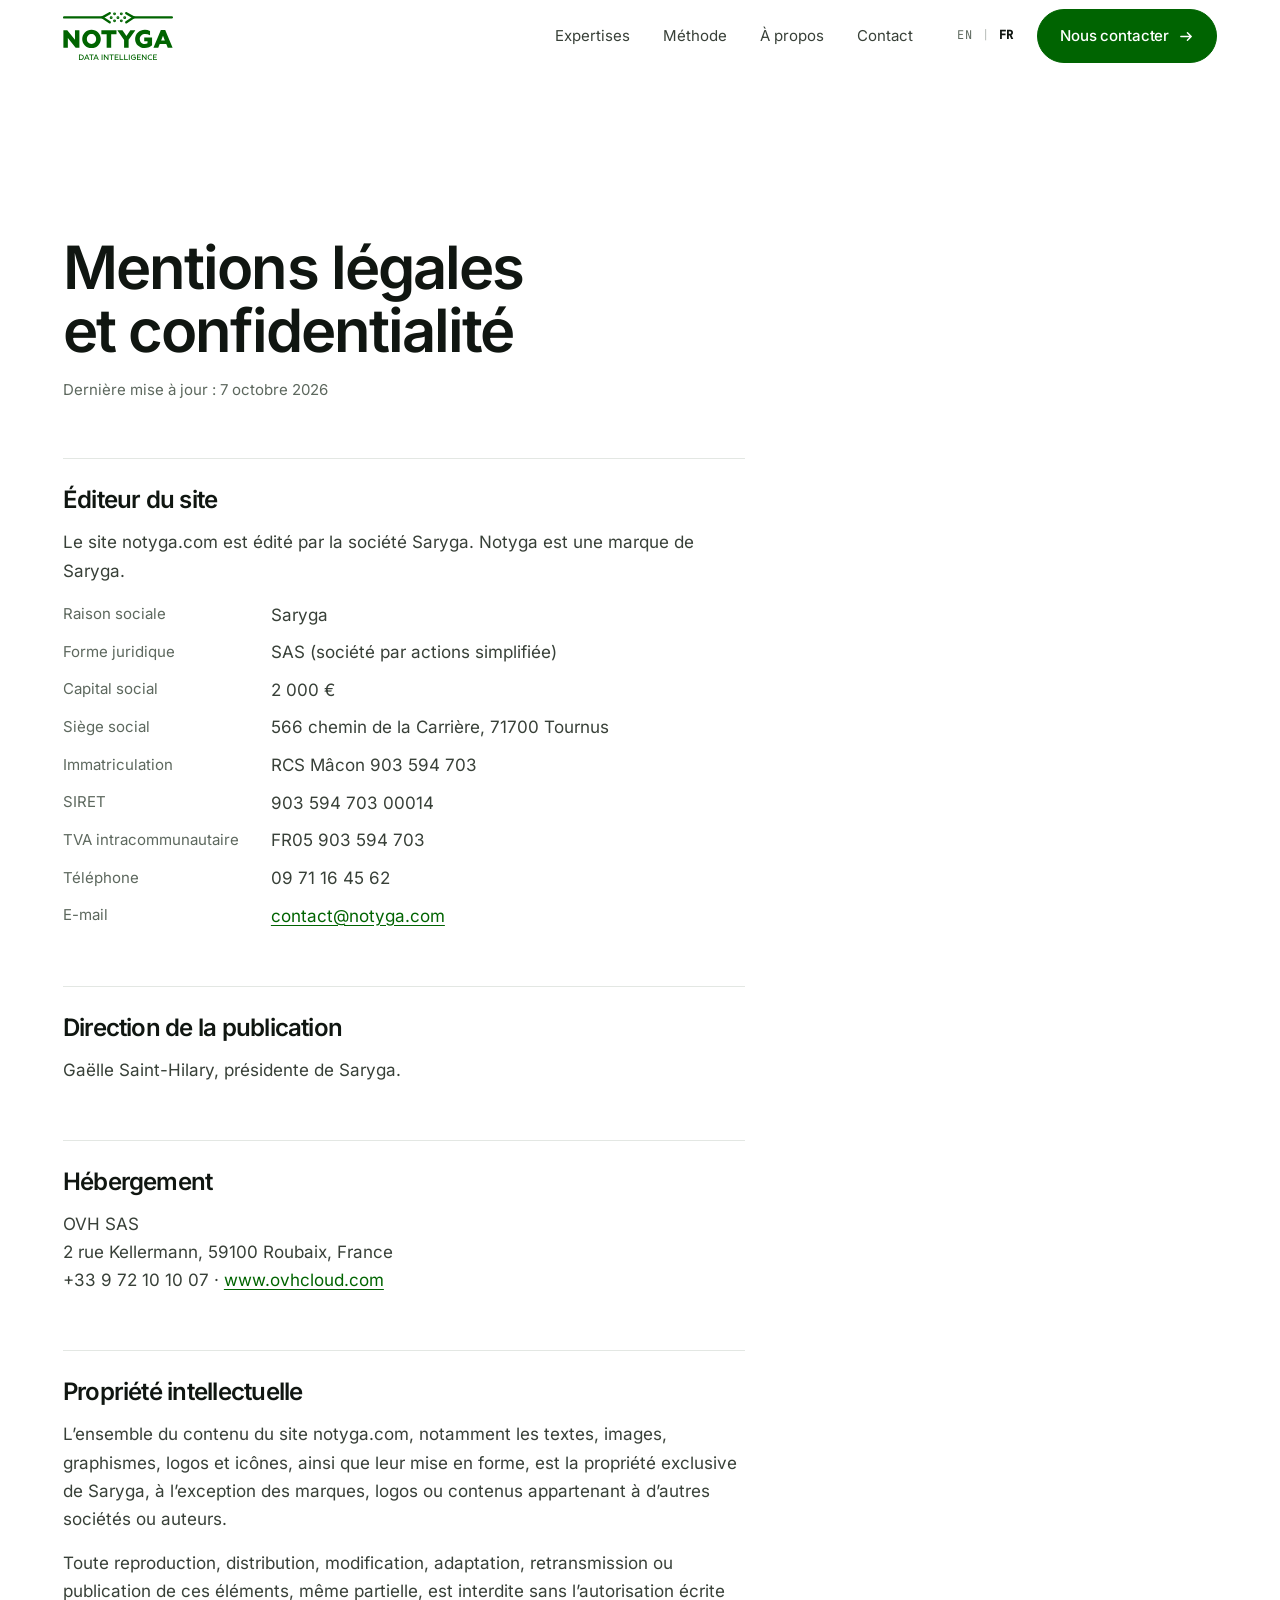
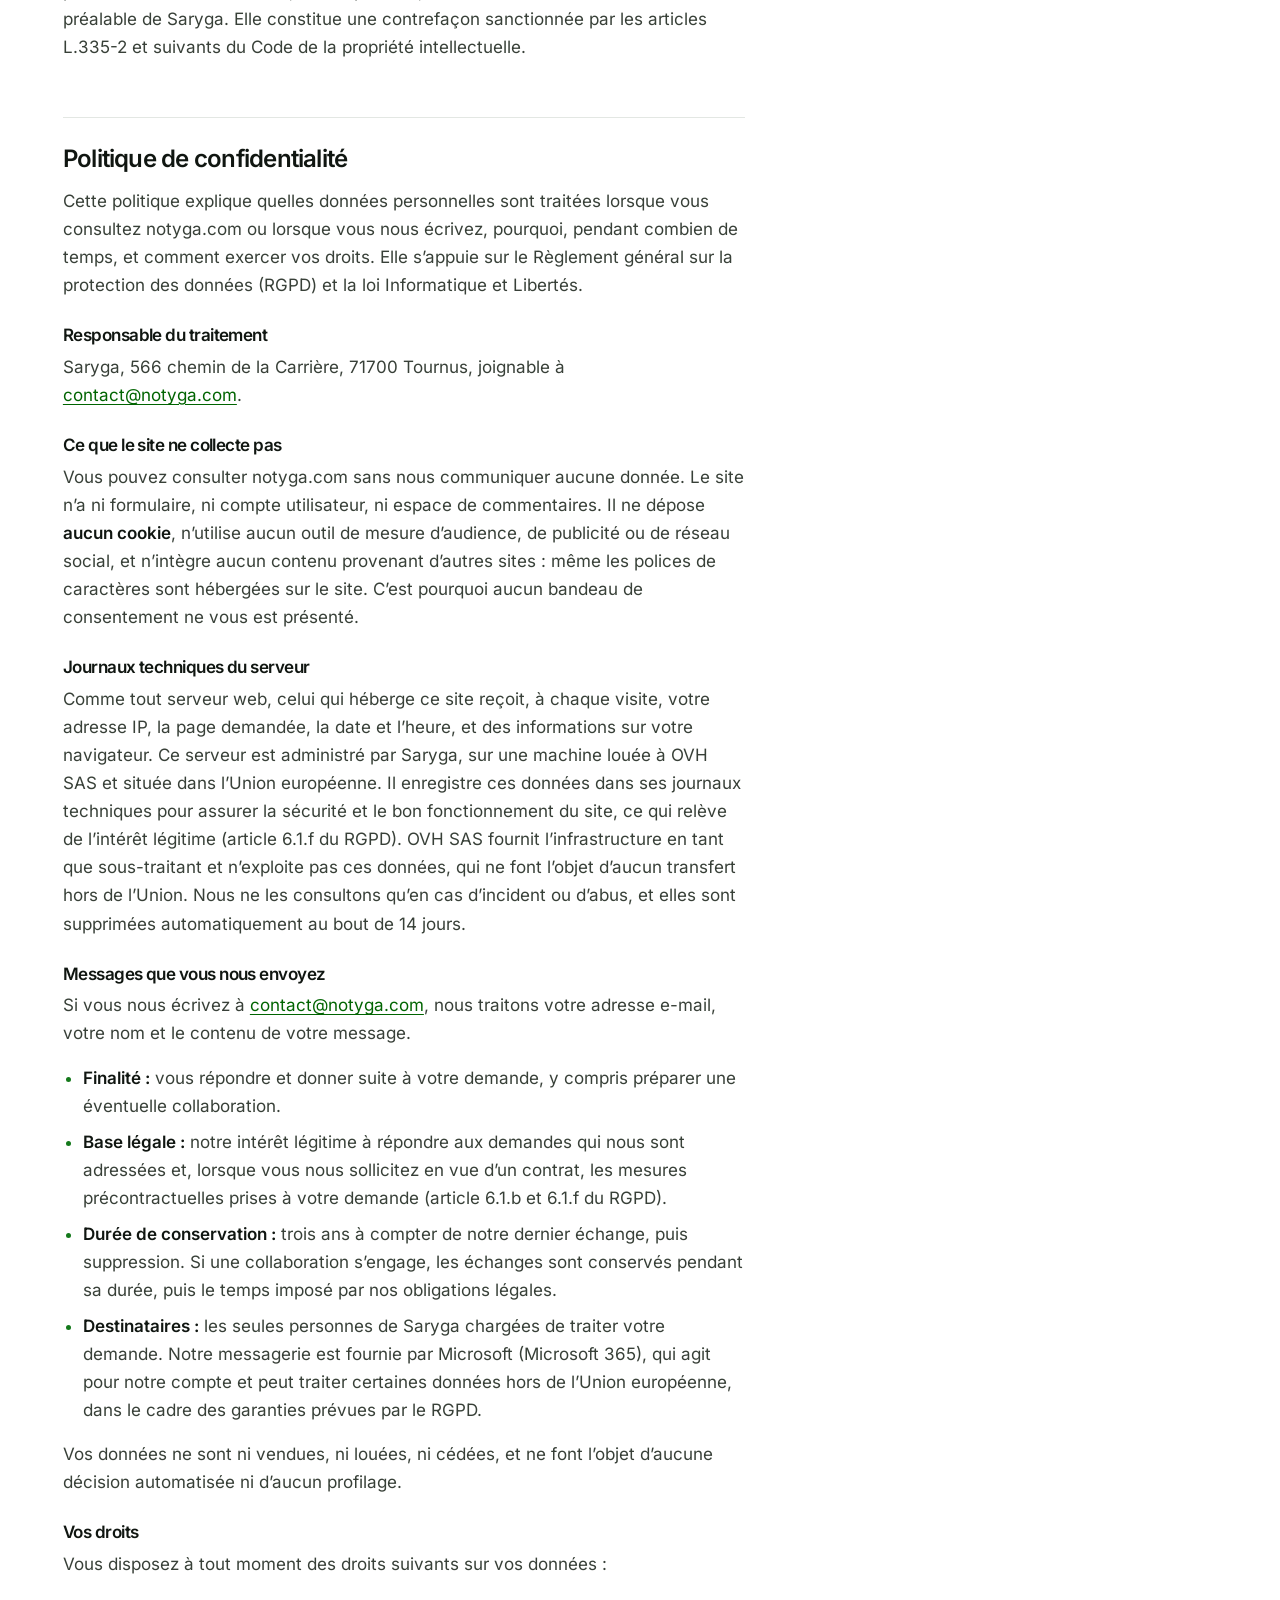
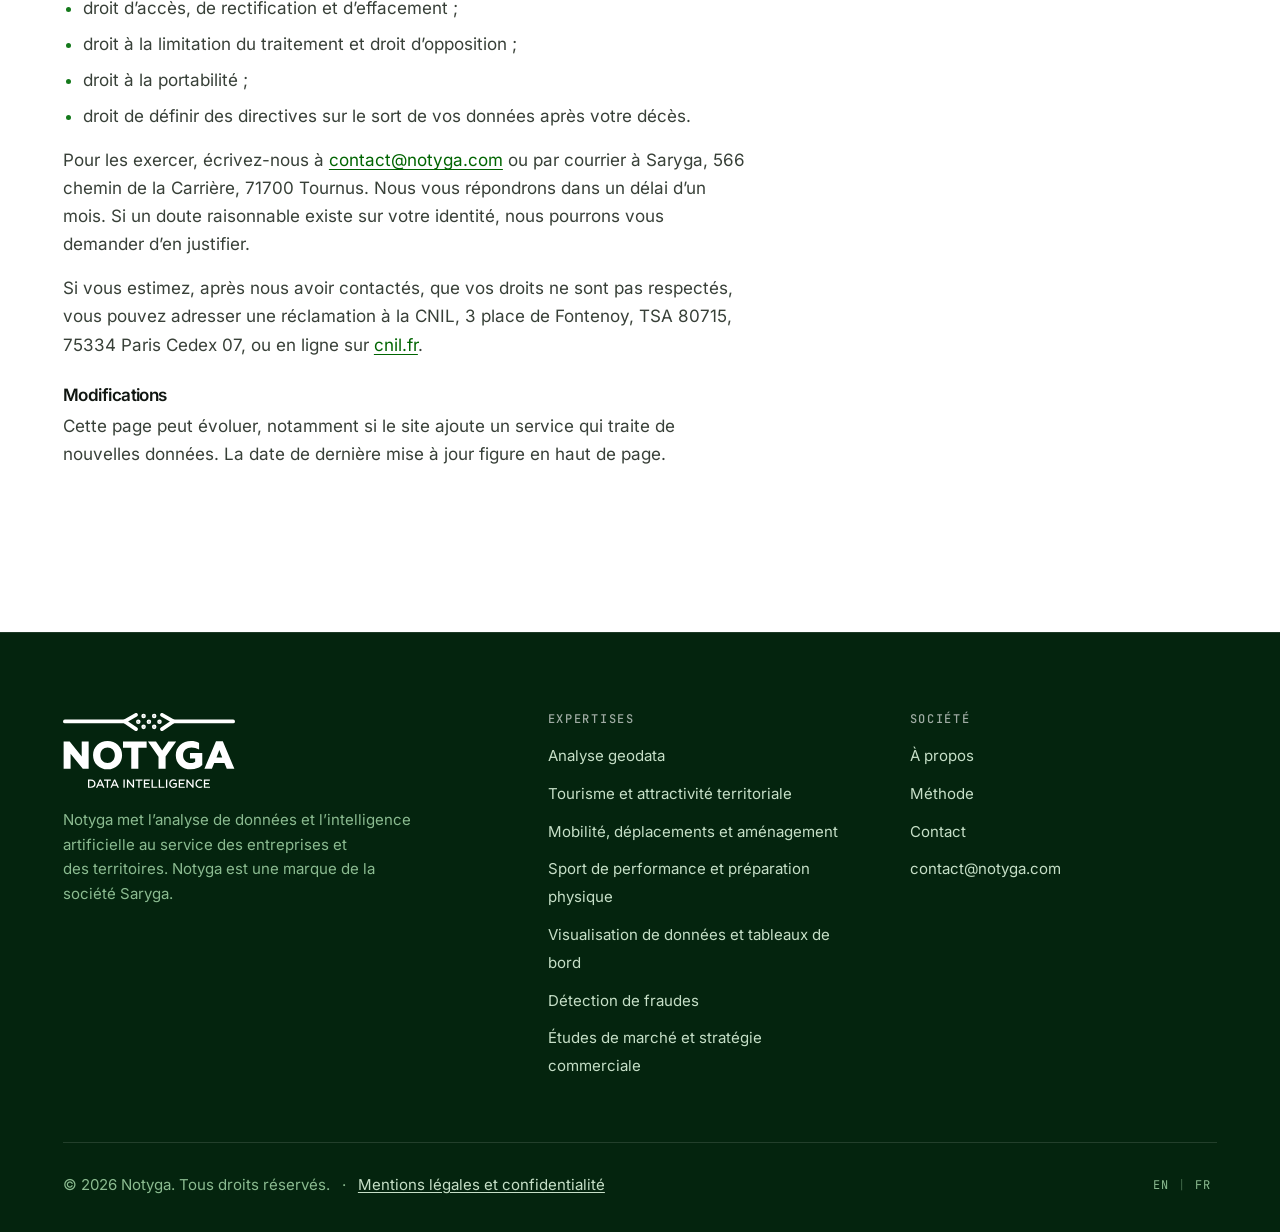
<file: fr/mentions-legales/index.html>
<!DOCTYPE html>
<html lang="fr">
<head>
  <meta charset="utf-8">
  <meta name="viewport" content="width=device-width, initial-scale=1">
  <title>Mentions légales et confidentialité — Notyga</title>
  <meta name="description" content="Notyga met l’analyse de données et l’intelligence artificielle au service des entreprises et des territoires : geodata, mobilité, tourisme, sport, tableaux de bord, détection de fraudes et études de marché.">
  <meta name="theme-color" content="#006401">
  <link rel="alternate" hreflang="en" href="https://www.notyga.com/legal/">
  <link rel="alternate" hreflang="fr" href="https://www.notyga.com/fr/mentions-legales/">
  <link rel="alternate" hreflang="x-default" href="https://www.notyga.com/legal/">
  <link rel="canonical" href="https://www.notyga.com/fr/mentions-legales/">

  <meta property="og:type" content="website">
  <meta property="og:site_name" content="Notyga">
  <meta property="og:title" content="Mentions légales et confidentialité — Notyga">
  <meta property="og:description" content="Notyga met l’analyse de données et l’intelligence artificielle au service des entreprises et des territoires : geodata, mobilité, tourisme, sport, tableaux de bord, détection de fraudes et études de marché.">
  <meta property="og:locale" content="fr_FR">
  <meta property="og:url" content="https://www.notyga.com/fr/mentions-legales/">
  <meta property="og:image" content="https://www.notyga.com/assets/img/logo-full.png">
  <meta name="twitter:card" content="summary_large_image">

  <link rel="icon" href="/assets/img/favicon-32.png" sizes="32x32">
  <link rel="icon" href="/assets/img/favicon-512.png" sizes="512x512">
  <link rel="apple-touch-icon" href="/assets/img/apple-touch-icon.png">

  <link rel="preload" href="/assets/fonts/inter-latin.woff2" as="font" type="font/woff2" crossorigin>
  <link rel="stylesheet" href="/assets/css/styles.css">
  <script src="/assets/js/main.js" defer></script>
</head>
<body>
  <a class="skip-link" href="#main">Aller au contenu</a>

  <header class="header" data-header>
    <div class="wrap header__inner">
      <a class="brand" href="/fr/" aria-label="Notyga — Data intelligence">
        <img src="/assets/img/logo.svg" alt="Notyga — Data intelligence" width="524" height="229">
      </a>

      <button class="nav-toggle" type="button" data-nav-toggle
              aria-expanded="false" aria-controls="site-nav" aria-label="Ouvrir le menu">
        <svg class="icon-open" viewBox="0 0 24 24" fill="none" aria-hidden="true">
          <path d="M3 6h18M3 12h18M3 18h18" stroke="currentColor" stroke-width="1.8" stroke-linecap="round"/>
        </svg>
        <svg class="icon-close" viewBox="0 0 24 24" fill="none" aria-hidden="true">
          <path d="M6 6l12 12M18 6L6 18" stroke="currentColor" stroke-width="1.8" stroke-linecap="round"/>
        </svg>
      </button>

      <div class="header__nav" id="site-nav" data-nav-panel>
        <nav class="nav" aria-label="Principale">
            <a class="nav__link" href="/fr/#expertise">Expertises</a>
            <a class="nav__link" href="/fr/#approach">Méthode</a>
            <a class="nav__link" href="/fr/#about">À propos</a>
            <a class="nav__link" href="/fr/#contact">Contact</a>
        </nav>
        <div class="header__actions">
          <p class="lang" role="group" aria-label="Langue">
            <a href="/legal/" hreflang="en">EN</a>
            <span class="lang__sep" aria-hidden="true">|</span>
            <a href="/fr/mentions-legales/" hreflang="fr" aria-current="page">FR</a>
          </p>
          <a class="btn" href="/fr/#contact">Nous contacter<svg class="arrow" width="16" height="16" viewBox="0 0 16 16" fill="none" aria-hidden="true"><path d="M2 8h11M9 4l4 4-4 4" stroke="currentColor" stroke-width="1.6" stroke-linecap="round" stroke-linejoin="round"/></svg></a>
        </div>
      </div>
    </div>
  </header>
  <main id="main">
    <article class="section wrap legal">
      <h1>Mentions légales et confidentialité</h1>
      <p class="legal__updated">Dernière mise à jour : 7 octobre 2026</p>
      <div class="legal__body">
        <h2 id="editeur">Éditeur du site</h2>
        <p>Le site notyga.com est édité par la société Saryga. Notyga est une marque de Saryga.</p>
        <dl>
          <dt>Raison sociale</dt><dd>Saryga</dd>
          <dt>Forme juridique</dt><dd>SAS (société par actions simplifiée)</dd>
          <dt>Capital social</dt><dd>2 000 €</dd>
          <dt>Siège social</dt><dd>566 chemin de la Carrière, 71700 Tournus</dd>
          <dt>Immatriculation</dt><dd>RCS Mâcon 903 594 703</dd>
          <dt>SIRET</dt><dd>903 594 703 00014</dd>
          <dt>TVA intracommunautaire</dt><dd>FR05 903 594 703</dd>
          <dt>Téléphone</dt><dd>09 71 16 45 62</dd>
          <dt>E-mail</dt><dd><a href="mailto:contact@notyga.com">contact@notyga.com</a></dd>
        </dl>

        <h2 id="publication">Direction de la publication</h2>
        <p>Gaëlle Saint-Hilary, présidente de Saryga.</p>

        <h2 id="hebergement">Hébergement</h2>
        <p>OVH SAS<br>2 rue Kellermann, 59100 Roubaix, France<br>
          +33 9 72 10 10 07 · <a href="https://www.ovhcloud.com">www.ovhcloud.com</a></p>

        <h2 id="propriete-intellectuelle">Propriété intellectuelle</h2>
        <p>L’ensemble du contenu du site notyga.com, notamment les textes, images, graphismes,
          logos et icônes, ainsi que leur mise en forme, est la propriété exclusive de Saryga,
          à l’exception des marques, logos ou contenus appartenant à d’autres sociétés ou
          auteurs.</p>
        <p>Toute reproduction, distribution, modification, adaptation, retransmission ou
          publication de ces éléments, même partielle, est interdite sans l’autorisation
          écrite préalable de Saryga. Elle constitue une contrefaçon sanctionnée par les
          articles L.335-2 et suivants du Code de la propriété intellectuelle.</p>

        <h2 id="confidentialite">Politique de confidentialité</h2>
        <p>Cette politique explique quelles données personnelles sont traitées lorsque vous
          consultez notyga.com ou lorsque vous nous écrivez, pourquoi, pendant combien de
          temps, et comment exercer vos droits. Elle s’appuie sur le Règlement général sur la
          protection des données (RGPD) et la loi Informatique et Libertés.</p>

        <h3>Responsable du traitement</h3>
        <p>Saryga, 566 chemin de la Carrière, 71700 Tournus, joignable à <a href="mailto:contact@notyga.com">contact@notyga.com</a>.</p>

        <h3>Ce que le site ne collecte pas</h3>
        <p>Vous pouvez consulter notyga.com sans nous communiquer aucune donnée. Le site n’a
          ni formulaire, ni compte utilisateur, ni espace de commentaires. Il ne dépose
          <strong>aucun cookie</strong>, n’utilise aucun outil de mesure d’audience, de
          publicité ou de réseau social, et n’intègre aucun contenu provenant d’autres sites :
          même les polices de caractères sont hébergées sur le site. C’est pourquoi aucun
          bandeau de consentement ne vous est présenté.</p>

        <h3>Journaux techniques du serveur</h3>
        <p>Comme tout serveur web, celui qui héberge ce site reçoit, à chaque visite, votre adresse IP, la page demandée, la date et l’heure, et des informations sur votre navigateur. Ce serveur est administré par Saryga, sur une machine louée à OVH SAS et située dans l’Union européenne. Il enregistre ces données dans ses journaux techniques pour assurer la sécurité et le bon fonctionnement du site, ce qui relève de l’intérêt légitime (article 6.1.f du RGPD). OVH SAS fournit l’infrastructure en tant que sous-traitant et n’exploite pas ces données, qui ne font l’objet d’aucun transfert hors de l’Union. Nous ne les consultons qu’en cas d’incident ou d’abus, et elles sont supprimées automatiquement au bout de 14 jours.</p>

        <h3>Messages que vous nous envoyez</h3>
        <p>Si vous nous écrivez à <a href="mailto:contact@notyga.com">contact@notyga.com</a>, nous traitons votre adresse e-mail, votre nom et le
          contenu de votre message.</p>
        <ul>
          <li><strong>Finalité :</strong> vous répondre et donner suite à votre demande,
            y compris préparer une éventuelle collaboration.</li>
          <li><strong>Base légale :</strong> notre intérêt légitime à répondre aux demandes
            qui nous sont adressées et, lorsque vous nous sollicitez en vue d’un contrat, les
            mesures précontractuelles prises à votre demande (article 6.1.b et 6.1.f du
            RGPD).</li>
          <li><strong>Durée de conservation :</strong> trois ans à compter de notre dernier
            échange, puis suppression. Si une collaboration s’engage, les échanges sont
            conservés pendant sa durée, puis le temps imposé par nos obligations légales.</li>
          <li><strong>Destinataires :</strong> les seules personnes de Saryga chargées de
            traiter votre demande. Notre messagerie est fournie par Microsoft
            (Microsoft 365), qui agit pour notre compte et peut traiter certaines données
            hors de l’Union européenne, dans le cadre des garanties prévues par le RGPD.</li>
        </ul>
        <p>Vos données ne sont ni vendues, ni louées, ni cédées, et ne font l’objet d’aucune
          décision automatisée ni d’aucun profilage.</p>

        <h3>Vos droits</h3>
        <p>Vous disposez à tout moment des droits suivants sur vos données :</p>
        <ul>
          <li>droit d’accès, de rectification et d’effacement ;</li>
          <li>droit à la limitation du traitement et droit d’opposition ;</li>
          <li>droit à la portabilité ;</li>
          <li>droit de définir des directives sur le sort de vos données après votre
            décès.</li>
        </ul>
        <p>Pour les exercer, écrivez-nous à <a href="mailto:contact@notyga.com">contact@notyga.com</a> ou par courrier à Saryga,
          566 chemin de la Carrière, 71700 Tournus. Nous vous répondrons dans un délai d’un mois. Si un doute
          raisonnable existe sur votre identité, nous pourrons vous demander d’en
          justifier.</p>
        <p>Si vous estimez, après nous avoir contactés, que vos droits ne sont pas respectés,
          vous pouvez adresser une réclamation à la CNIL, 3 place de Fontenoy, TSA 80715,
          75334 Paris Cedex 07, ou en ligne sur <a href="https://www.cnil.fr">cnil.fr</a>.</p>

        <h3>Modifications</h3>
        <p>Cette page peut évoluer, notamment si le site ajoute un service qui traite de
          nouvelles données. La date de dernière mise à jour figure en haut de page.</p>
      </div>
    </article>
  </main>
  <footer class="footer">
    <div class="wrap">
      <div class="footer__top">
        <div class="footer__brand">
          <img src="/assets/img/logo-white.svg" alt="Notyga — Data intelligence"
               width="524" height="229" loading="lazy">
          <p>Notyga met l’analyse de données et l’intelligence artificielle au service des entreprises et des territoires. Notyga est une marque de la société Saryga.</p>
        </div>

        <nav class="footer__col" aria-label="Expertises">
          <h3>Expertises</h3>
          <ul>
            <li><a href="/fr/#expertise">Analyse geodata</a></li>
            <li><a href="/fr/#expertise">Tourisme et attractivité territoriale</a></li>
            <li><a href="/fr/#expertise">Mobilité, déplacements et aménagement</a></li>
            <li><a href="/fr/#expertise">Sport de performance et préparation physique</a></li>
            <li><a href="/fr/#expertise">Visualisation de données et tableaux de bord</a></li>
            <li><a href="/fr/#expertise">Détection de fraudes</a></li>
            <li><a href="/fr/#expertise">Études de marché et stratégie commerciale</a></li>
          </ul>
        </nav>

        <nav class="footer__col" aria-label="Société">
          <h3>Société</h3>
          <ul>
            <li><a href="/fr/#about">À propos</a></li>
            <li><a href="/fr/#approach">Méthode</a></li>
            <li><a href="/fr/#contact">Contact</a></li>
            <li><a href="mailto:contact@notyga.com">contact@notyga.com</a></li>
          </ul>
        </nav>
      </div>

      <div class="footer__bottom">
        <p>&copy; <span data-year>2026</span> Notyga. Tous droits réservés.
          <span class="footer__sep" aria-hidden="true">·</span>
          <a class="footer__legal" href="/fr/mentions-legales/">Mentions légales et confidentialité</a></p>
        <p class="lang">
          <a href="/legal/" hreflang="en">EN</a>
          <span class="lang__sep" aria-hidden="true">|</span>
          <a href="/fr/mentions-legales/" hreflang="fr">FR</a>
        </p>
      </div>
    </div>
  </footer>
</body>
</html>
</file>
<file: assets/css/styles.css>
/* ==========================================================================
   Notyga — Data Intelligence
   Design system and page styles.

   Palette rule: a single hue family taken from the logo ink (#006401) plus
   warm neutrals. No second brand colour is introduced anywhere.
   ========================================================================== */

/* --------------------------------------------------------------------------
   0. Fonts
   Self-hosted variable fonts (SIL OFL, licences in assets/fonts/), so no
   visitor data is sent to Google. Latin covers English and French; latin-ext
   is only downloaded if a page uses a character from its range.
   -------------------------------------------------------------------------- */

@font-face {
  font-family: "Inter";
  font-style: normal;
  font-weight: 400 600;
  font-display: swap;
  src: url("../fonts/inter-latin.woff2") format("woff2");
  unicode-range: U+0000-00FF, U+0131, U+0152-0153, U+02BB-02BC, U+02C6, U+02DA,
    U+02DC, U+0304, U+0308, U+0329, U+2000-206F, U+20AC, U+2122, U+2191, U+2193,
    U+2212, U+2215, U+FEFF, U+FFFD;
}

@font-face {
  font-family: "Inter";
  font-style: normal;
  font-weight: 400 600;
  font-display: swap;
  src: url("../fonts/inter-latin-ext.woff2") format("woff2");
  unicode-range: U+0100-02BA, U+02BD-02C5, U+02C7-02CC, U+02CE-02D7, U+02DD-02FF,
    U+0304, U+0308, U+0329, U+1D00-1DBF, U+1E00-1E9F, U+1EF2-1EFF, U+2020,
    U+20A0-20AB, U+20AD-20C0, U+2113, U+2C60-2C7F, U+A720-A7FF;
}

@font-face {
  font-family: "JetBrains Mono";
  font-style: normal;
  font-weight: 400 500;
  font-display: swap;
  src: url("../fonts/jetbrains-mono-latin.woff2") format("woff2");
  unicode-range: U+0000-00FF, U+0131, U+0152-0153, U+02BB-02BC, U+02C6, U+02DA,
    U+02DC, U+0304, U+0308, U+0329, U+2000-206F, U+20AC, U+2122, U+2191, U+2193,
    U+2212, U+2215, U+FEFF, U+FFFD;
}

@font-face {
  font-family: "JetBrains Mono";
  font-style: normal;
  font-weight: 400 500;
  font-display: swap;
  src: url("../fonts/jetbrains-mono-latin-ext.woff2") format("woff2");
  unicode-range: U+0100-02BA, U+02BD-02C5, U+02C7-02CC, U+02CE-02D7, U+02DD-02FF,
    U+0304, U+0308, U+0329, U+1D00-1DBF, U+1E00-1E9F, U+1EF2-1EFF, U+2020,
    U+20A0-20AB, U+20AD-20C0, U+2113, U+2C60-2C7F, U+A720-A7FF;
}

/* --------------------------------------------------------------------------
   1. Tokens
   -------------------------------------------------------------------------- */

:root {
  /* Brand green, sampled from the logo file, and its tints/shades. */
  --green-900: #04240e;
  --green-800: #04380f;
  --green-700: #005200;
  --green-600: #006401; /* brand */
  --green-500: #14791b;
  --green-300: #8bbb90;
  --green-200: #c6dfc7;
  --green-100: #e7f1e7;
  --green-050: #f3f8f3;

  /* Neutrals, very slightly warmed so the green never reads cold. */
  --ink: #101611;
  --ink-soft: #384038;
  --muted: #5d685e;
  --line: #e3e7e3;
  --line-strong: #cfd6cf;
  --paper: #ffffff;
  --paper-2: #f8faf8;

  /* Type */
  --font-sans: "Inter", ui-sans-serif, system-ui, -apple-system, "Segoe UI",
    Roboto, Helvetica, Arial, sans-serif;
  --font-mono: "JetBrains Mono", ui-monospace, SFMono-Regular, "SF Mono",
    Menlo, Consolas, monospace;

  /* Fluid type scale */
  --fs-display: clamp(2.75rem, 1.35rem + 5.9vw, 7rem);
  --fs-h2: clamp(2rem, 1.25rem + 3.1vw, 3.75rem);
  --fs-h3: clamp(1.25rem, 1.1rem + 0.6vw, 1.5rem);
  --fs-lede: clamp(1.0625rem, 0.98rem + 0.45vw, 1.375rem);
  --fs-body: 1.0625rem;
  --fs-small: 0.9375rem;
  --fs-label: 0.75rem;

  /* Rhythm */
  --section-y: clamp(5rem, 3rem + 9vw, 10.5rem);
  --gutter: clamp(1.25rem, 0.6rem + 2.6vw, 3rem);
  --maxw: 1240px;
  --maxw-text: 62ch;

  --radius: 14px;
  --radius-lg: 22px;

  --ease: cubic-bezier(0.22, 0.61, 0.36, 1);
  --dur: 0.45s;
}

/* --------------------------------------------------------------------------
   2. Reset & base
   -------------------------------------------------------------------------- */

*,
*::before,
*::after {
  box-sizing: border-box;
}

html {
  -webkit-text-size-adjust: 100%;
  scroll-behavior: smooth;
  scroll-padding-top: 6rem;
}

body {
  margin: 0;
  background: var(--paper);
  color: var(--ink);
  font-family: var(--font-sans);
  font-size: var(--fs-body);
  line-height: 1.65;
  font-feature-settings: "cv11", "ss01";
  -webkit-font-smoothing: antialiased;
  -moz-osx-font-smoothing: grayscale;
  overflow-x: hidden;
}

img,
svg {
  display: block;
  max-width: 100%;
}

img {
  height: auto;
}

a {
  color: inherit;
  text-decoration: none;
}

h1,
h2,
h3,
h4,
p,
figure,
blockquote,
ul,
ol {
  margin: 0;
}

ul,
ol {
  padding: 0;
  list-style: none;
}

strong {
  font-weight: 600;
  color: var(--ink);
}

::selection {
  background: var(--green-600);
  color: #fff;
}

:focus-visible {
  outline: 2px solid var(--green-600);
  outline-offset: 3px;
  border-radius: 4px;
}

.skip-link {
  position: absolute;
  left: 50%;
  top: 0;
  translate: -50% -120%;
  z-index: 200;
  padding: 0.75rem 1.25rem;
  background: var(--green-600);
  color: #fff;
  font-size: var(--fs-small);
  font-weight: 500;
  border-radius: 0 0 10px 10px;
  transition: translate 0.2s var(--ease);
}

.skip-link:focus-visible {
  translate: -50% 0;
}

.visually-hidden {
  position: absolute;
  width: 1px;
  height: 1px;
  margin: -1px;
  padding: 0;
  overflow: hidden;
  clip-path: inset(50%);
  white-space: nowrap;
}

/* --------------------------------------------------------------------------
   3. Layout primitives
   -------------------------------------------------------------------------- */

.wrap {
  width: 100%;
  max-width: var(--maxw);
  margin-inline: auto;
  padding-inline: var(--gutter);
}

.section {
  padding-block: var(--section-y);
  position: relative;
}

.section--tint {
  background: var(--paper-2);
  border-block: 1px solid var(--line);
}

.section--dark {
  background: var(--green-900);
  color: #fff;
}

/* Section header: mono eyebrow, large heading, optional lede. */
.section-head {
  display: grid;
  gap: 1.25rem;
  margin-bottom: clamp(2.5rem, 1.5rem + 3vw, 4.5rem);
}

.eyebrow {
  display: inline-flex;
  align-items: center;
  gap: 0.6rem;
  font-family: var(--font-mono);
  font-size: var(--fs-label);
  font-weight: 500;
  letter-spacing: 0.14em;
  text-transform: uppercase;
  color: var(--green-600);
}

.eyebrow::before {
  content: "";
  width: 1.75rem;
  height: 1px;
  background: currentColor;
  opacity: 0.55;
}

.section--dark .eyebrow {
  color: var(--green-300);
}

h1,
h2,
h3 {
  font-weight: 600;
  letter-spacing: -0.032em;
  line-height: 1.05;
  text-wrap: balance;
}

.section-head h2 {
  font-size: var(--fs-h2);
  max-width: 20ch;
}

.lede {
  font-size: var(--fs-lede);
  line-height: 1.5;
  color: var(--muted);
  max-width: 54ch;
  text-wrap: pretty;
}

.section--dark .lede {
  color: var(--green-200);
}

/* --------------------------------------------------------------------------
   4. Buttons
   -------------------------------------------------------------------------- */

.btn {
  --btn-bg: var(--green-600);
  --btn-fg: #fff;
  --btn-bd: var(--green-600);
  display: inline-flex;
  align-items: center;
  gap: 0.6rem;
  padding: 0.85rem 1.4rem;
  background: var(--btn-bg);
  color: var(--btn-fg);
  border: 1px solid var(--btn-bd);
  border-radius: 100px;
  font-size: var(--fs-small);
  font-weight: 500;
  letter-spacing: -0.01em;
  cursor: pointer;
  transition: background 0.2s var(--ease), color 0.2s var(--ease),
    border-color 0.2s var(--ease), transform 0.2s var(--ease);
}

.btn:hover {
  --btn-bg: var(--green-700);
  --btn-bd: var(--green-700);
  transform: translateY(-1px);
}

.btn--ghost {
  --btn-bg: transparent;
  --btn-fg: var(--ink);
  --btn-bd: var(--line-strong);
}

.btn--ghost:hover {
  --btn-bg: var(--green-050);
  --btn-fg: var(--green-700);
  --btn-bd: var(--green-300);
}

.btn--light {
  --btn-bg: #fff;
  --btn-fg: var(--green-900);
  --btn-bd: #fff;
}

.btn--light:hover {
  --btn-bg: var(--green-100);
  --btn-bd: var(--green-100);
}

/* Sized on .arrow itself, not scoped to .btn: an inline SVG with no width or
   height attribute otherwise falls back to the 300x150 default and blows out
   whatever flex row it sits in. */
.arrow {
  width: 1em;
  height: 1em;
  flex: none;
  transition: transform 0.25s var(--ease);
}

.btn:hover .arrow,
.link:hover .arrow {
  transform: translateX(3px);
}

/* Quiet text link with an animated underline. */
.link {
  display: inline-flex;
  align-items: center;
  gap: 0.45rem;
  color: var(--green-600);
  font-weight: 500;
  background-image: linear-gradient(currentColor, currentColor);
  background-size: 0% 1px;
  background-repeat: no-repeat;
  background-position: 0 100%;
  transition: background-size 0.3s var(--ease);
}

.link:hover {
  background-size: 100% 1px;
}

/* --------------------------------------------------------------------------
   5. Header
   -------------------------------------------------------------------------- */

.header {
  position: sticky;
  top: 0;
  z-index: 100;
  background: rgba(255, 255, 255, 0.82);
  backdrop-filter: saturate(180%) blur(14px);
  -webkit-backdrop-filter: saturate(180%) blur(14px);
  border-bottom: 1px solid transparent;
  transition: border-color 0.3s var(--ease), background 0.3s var(--ease);
}

.header.is-stuck {
  border-bottom-color: var(--line);
}

.header__inner {
  display: flex;
  align-items: center;
  gap: 1.5rem;
  min-height: 4.5rem;
}

.brand {
  flex: none;
  display: block;
  padding-block: 0.35rem;
}

/* Full logo (motif + wordmark + tagline), kept whole as supplied. */
.brand img {
  height: 3rem;
  width: auto;
}

/* Desktop: nav row and actions sit on one line, pushed to the right. */
.header__nav {
  display: flex;
  align-items: center;
  gap: clamp(1rem, 0.4rem + 1.4vw, 2rem);
  flex: 1;
  min-width: 0;
}

.nav {
  display: flex;
  align-items: center;
  gap: 0.35rem;
  margin-left: auto;
}

.nav__link {
  padding: 0.5rem 0.85rem;
  border-radius: 100px;
  font-size: var(--fs-small);
  color: var(--ink-soft);
  transition: color 0.2s var(--ease), background 0.2s var(--ease);
}

.nav__link:hover,
.nav__link[aria-current="true"] {
  color: var(--green-700);
  background: var(--green-050);
}

.header__actions {
  display: flex;
  align-items: center;
  gap: 1rem;
}

/* EN | FR switcher */
.lang {
  display: flex;
  align-items: center;
  gap: 0.15rem;
  font-family: var(--font-mono);
  font-size: var(--fs-label);
  letter-spacing: 0.08em;
  text-transform: uppercase;
  color: var(--muted);
}

.lang a {
  padding: 0.3rem 0.4rem;
  border-radius: 6px;
  transition: color 0.2s var(--ease), background 0.2s var(--ease);
}

.lang a:hover {
  color: var(--green-700);
  background: var(--green-050);
}

.lang [aria-current="page"] {
  color: var(--ink);
  font-weight: 600;
}

.lang__sep {
  opacity: 0.4;
}

.nav-toggle {
  display: none;
  width: 2.75rem;
  height: 2.75rem;
  padding: 0;
  align-items: center;
  justify-content: center;
  background: none;
  border: 1px solid var(--line);
  border-radius: 10px;
  color: var(--ink);
  cursor: pointer;
}

.nav-toggle svg {
  width: 1.25rem;
  height: 1.25rem;
}

.nav-toggle .icon-close,
.nav-toggle[aria-expanded="true"] .icon-open {
  display: none;
}

.nav-toggle[aria-expanded="true"] .icon-close {
  display: block;
}

@media (max-width: 900px) {
  .nav-toggle {
    display: inline-flex;
    margin-left: auto;
  }

  .header__nav {
    position: fixed;
    inset: 4.5rem 0 auto;
    display: grid;
    gap: 0.25rem;
    padding: 1rem var(--gutter) 1.75rem;
    background: var(--paper);
    border-bottom: 1px solid var(--line);
    box-shadow: 0 24px 40px -28px rgba(16, 22, 17, 0.4);
    visibility: hidden;
    opacity: 0;
    translate: 0 -0.5rem;
    transition: opacity 0.25s var(--ease), translate 0.25s var(--ease),
      visibility 0.25s;
  }

  .header__nav.is-open {
    visibility: visible;
    opacity: 1;
    translate: 0 0;
  }

  .nav {
    flex-direction: column;
    align-items: stretch;
    gap: 0;
    margin-left: 0;
  }

  .nav__link {
    padding: 0.8rem 0.75rem;
    font-size: 1.0625rem;
    border-radius: 10px;
  }

  .header__actions {
    margin-top: 0.75rem;
    padding-top: 1rem;
    border-top: 1px solid var(--line);
    justify-content: space-between;
  }
}

/* --------------------------------------------------------------------------
   6. Hero
   -------------------------------------------------------------------------- */

.hero {
  position: relative;
  padding-block: clamp(3.5rem, 2rem + 7vw, 8rem) clamp(3rem, 2rem + 4vw, 5.5rem);
  overflow: hidden;
}

/* Faint blueprint grid; fades out before it reaches the copy. */
.hero__grid {
  position: absolute;
  inset: 0;
  background-image: linear-gradient(var(--line) 1px, transparent 1px),
    linear-gradient(90deg, var(--line) 1px, transparent 1px);
  background-size: 64px 64px;
  -webkit-mask-image: radial-gradient(
    ellipse 80% 65% at 50% 15%,
    #000 0%,
    transparent 78%
  );
  mask-image: radial-gradient(
    ellipse 80% 65% at 50% 15%,
    #000 0%,
    transparent 78%
  );
  opacity: 0.75;
  pointer-events: none;
}

.hero__inner {
  position: relative;
  display: grid;
  grid-template-columns: 1fr;
  gap: clamp(2.5rem, 1.5rem + 3vw, 4.5rem);
  align-items: center;
}

@media (min-width: 960px) {
  .hero__inner {
    grid-template-columns: minmax(0, 1.15fr) minmax(0, 0.85fr);
  }
}

.hero__content {
  display: grid;
  gap: clamp(1.5rem, 1rem + 2vw, 2.5rem);
  justify-items: start;
}

.hero h1 {
  font-size: var(--fs-display);
  letter-spacing: -0.045em;
  line-height: 0.95;
  max-width: 15ch;
}

.hero .lede {
  font-size: var(--fs-lede);
  color: var(--ink-soft);
  max-width: 48ch;
}

.hero__actions {
  display: flex;
  flex-wrap: wrap;
  gap: 0.75rem;
}

.hero__media {
  position: relative;
  border-radius: var(--radius-lg);
  overflow: hidden;
  box-shadow: 0 20px 40px -15px rgba(0, 100, 1, 0.12), 0 0 0 1px var(--line);
  aspect-ratio: 16 / 10;
  background: var(--green-050);
}

@media (min-width: 960px) {
  .hero__media {
    aspect-ratio: 4 / 5;
    max-height: 520px;
  }
}

.hero__media img {
  width: 100%;
  height: 100%;
  object-fit: cover;
  object-position: center;
  transition: transform 0.6s var(--ease);
}

.hero__media:hover img {
  transform: scale(1.03);
}

/* Scrolling strip of the seven domains. */
.marquee {
  margin-top: clamp(3rem, 2rem + 4vw, 5rem);
  border-block: 1px solid var(--line);
  padding-block: 1.1rem;
  overflow: hidden;
  -webkit-mask-image: linear-gradient(
    90deg,
    transparent,
    #000 8%,
    #000 92%,
    transparent
  );
  mask-image: linear-gradient(90deg, transparent, #000 8%, #000 92%, transparent);
}

.marquee__track {
  display: flex;
  width: max-content;
  gap: 0;
  animation: marquee 46s linear infinite;
}

.marquee:hover .marquee__track {
  animation-play-state: paused;
}

.marquee__item {
  display: inline-flex;
  align-items: center;
  gap: 2.5rem;
  padding-inline: 1.25rem;
  font-family: var(--font-mono);
  font-size: var(--fs-label);
  letter-spacing: 0.1em;
  text-transform: uppercase;
  color: var(--muted);
  white-space: nowrap;
}

.marquee__item::after {
  content: "";
  width: 4px;
  height: 4px;
  border-radius: 50%;
  background: var(--green-300);
}

@keyframes marquee {
  to {
    transform: translateX(-50%);
  }
}

/* --------------------------------------------------------------------------
   7. Expertise grid
   -------------------------------------------------------------------------- */

/* Explicit column counts rather than auto-fit: there are seven cards plus a
   closing prompt, and the counts below make every row come out full at each
   breakpoint instead of leaving bare cells in the 1px grid background. */
.cards {
  display: grid;
  grid-template-columns: 1fr;
  gap: 1px;
  background: var(--line);
  border: 1px solid var(--line);
  border-radius: var(--radius-lg);
  overflow: hidden;
}

@media (min-width: 700px) {
  .cards {
    grid-template-columns: repeat(2, minmax(0, 1fr));
  }
}

@media (min-width: 1080px) {
  .cards {
    grid-template-columns: repeat(3, minmax(0, 1fr));
  }

  /* 7 cards + a prompt spanning 2 = three complete rows. */
  .card--cta {
    grid-column: span 2;
  }
}

.card {
  display: grid;
  gap: 1rem;
  align-content: start;
  padding: clamp(1.75rem, 1.2rem + 1.6vw, 2.5rem);
  background: var(--paper);
  transition: background 0.3s var(--ease);
}

.card:hover {
  background: var(--green-050);
}

.card__media {
  position: relative;
  border-radius: var(--radius-md);
  overflow: hidden;
  aspect-ratio: 3 / 2;
  background: var(--green-050);
  margin-bottom: 0.25rem;
}

.card__media img {
  width: 100%;
  height: 100%;
  object-fit: cover;
  transition: transform 0.4s var(--ease);
}

.card:hover .card__media img {
  transform: scale(1.05);
}

.card__top {
  display: flex;
  align-items: center;
  justify-content: space-between;
  gap: 1rem;
}

.card__icon {
  display: grid;
  place-items: center;
  width: 2.75rem;
  height: 2.75rem;
  border-radius: 12px;
  background: var(--green-100);
  color: var(--green-700);
  transition: background 0.3s var(--ease), color 0.3s var(--ease),
    transform 0.3s var(--ease);
}

.card:hover .card__icon {
  background: var(--green-600);
  color: #fff;
  transform: translateY(-2px);
}

.card__icon svg {
  width: 1.375rem;
  height: 1.375rem;
}

/* Decorative (aria-hidden), but --line-strong sat at 1.5:1 and read as a
   smudge rather than a number. ~3:1 keeps it quiet and still legible. */
.card__num {
  font-family: var(--font-mono);
  font-size: var(--fs-label);
  letter-spacing: 0.1em;
  color: #8d998e;
  transition: color 0.3s var(--ease);
}

.card:hover .card__num {
  color: var(--green-600);
}

.card h3 {
  font-size: var(--fs-h3);
  line-height: 1.2;
  letter-spacing: -0.022em;
}

.card p {
  color: var(--muted);
  font-size: var(--fs-small);
  line-height: 1.65;
  text-wrap: pretty;
}

/* Closing cell of the grid: an invitation rather than a service. */
.card--cta {
  align-content: center;
  gap: 0.85rem;
  background: var(--green-050);
}

.card--cta:hover {
  background: var(--green-100);
}

.card--cta h3 {
  max-width: 22ch;
}

.card--cta p {
  max-width: 46ch;
}

/* --------------------------------------------------------------------------
   8. Approach steps
   -------------------------------------------------------------------------- */

.approach__banner {
  position: relative;
  margin-block: clamp(2rem, 1.5rem + 2vw, 3.5rem);
  border-radius: var(--radius-lg);
  overflow: hidden;
  box-shadow: 0 16px 36px -12px rgba(0, 100, 1, 0.08), 0 0 0 1px var(--line);
  aspect-ratio: 21 / 9;
  max-height: 420px;
  background: var(--green-050);
}

@media (max-width: 680px) {
  .approach__banner {
    aspect-ratio: 16 / 9;
  }
}

.approach__banner img {
  width: 100%;
  height: 100%;
  object-fit: cover;
  object-position: center 42%;
  transition: transform 0.6s var(--ease);
}

.approach__banner:hover img {
  transform: scale(1.02);
}

.steps {
  display: grid;
  grid-template-columns: repeat(auto-fit, minmax(280px, 1fr));
  gap: clamp(2rem, 1rem + 3vw, 3.5rem);
  counter-reset: step;
}

.step {
  display: grid;
  gap: 0.9rem;
  align-content: start;
  padding-top: 1.75rem;
  border-top: 2px solid var(--green-600);
}

.step__num {
  font-family: var(--font-mono);
  font-size: var(--fs-label);
  letter-spacing: 0.14em;
  color: var(--green-600);
}

.step h3 {
  font-size: var(--fs-h3);
  letter-spacing: -0.022em;
}

.step p {
  color: var(--muted);
  font-size: var(--fs-small);
  line-height: 1.65;
  text-wrap: pretty;
}

/* Discipline chips */
.chips {
  display: flex;
  flex-wrap: wrap;
  gap: 0.5rem;
  margin-top: clamp(2.5rem, 1.5rem + 3vw, 4rem);
}

.chip {
  padding: 0.5rem 0.95rem;
  border: 1px solid var(--line-strong);
  border-radius: 100px;
  font-size: var(--fs-small);
  color: var(--ink-soft);
  background: var(--paper);
  transition: border-color 0.2s var(--ease), color 0.2s var(--ease);
}

.chip:hover {
  border-color: var(--green-300);
  color: var(--green-700);
}

/* --------------------------------------------------------------------------
   9. About
   -------------------------------------------------------------------------- */

.founder {
  display: grid;
  grid-template-columns: minmax(0, 0.85fr) minmax(0, 1.15fr);
  gap: clamp(2rem, 1rem + 4vw, 4.5rem);
  align-items: center;
}

@media (max-width: 860px) {
  .founder {
    grid-template-columns: 1fr;
  }
}

.founder__media {
  position: relative;
  border-radius: var(--radius-lg);
  overflow: hidden;
  background: var(--green-100);
  aspect-ratio: 4 / 5;
}

.founder__media img {
  width: 100%;
  height: 100%;
  object-fit: cover;
  object-position: center 18%;
}

.founder__body {
  display: grid;
  gap: 1.1rem;
  max-width: var(--maxw-text);
}

/* Deliberately below --fs-h2: at the larger size "Gaëlle Saint-Hilary, PhD"
   breaks across the hyphen on most desktop widths. */
.founder__name {
  font-size: clamp(1.75rem, 1.25rem + 1.6vw, 2.5rem);
  line-height: 1.1;
}

.founder__role {
  font-family: var(--font-mono);
  font-size: var(--fs-label);
  letter-spacing: 0.14em;
  text-transform: uppercase;
  color: var(--green-600);
}

.founder__body p {
  color: var(--muted);
  text-wrap: pretty;
}

.founder__body p strong {
  color: var(--ink);
  font-weight: 600;
}

/* Team block */
.team {
  display: grid;
  grid-template-columns: minmax(0, 1fr) minmax(0, 1.25fr);
  gap: clamp(1.5rem, 1rem + 3vw, 4.5rem);
  margin-top: clamp(3.5rem, 2rem + 5vw, 7rem);
  padding-top: clamp(2.5rem, 1.5rem + 3vw, 4rem);
  border-top: 1px solid var(--line);
}

@media (max-width: 860px) {
  .team {
    grid-template-columns: 1fr;
  }
}

.team > h3 {
  font-size: var(--fs-h3);
  letter-spacing: -0.022em;
  align-self: start;
}

.team__body {
  display: grid;
  gap: 1.1rem;
}

.team__body p {
  color: var(--muted);
  font-size: var(--fs-lede);
  line-height: 1.55;
  text-wrap: pretty;
}

.team__body p strong {
  color: var(--ink);
  font-weight: 600;
}

/* --------------------------------------------------------------------------
   10. Contact
   -------------------------------------------------------------------------- */

.contact {
  position: relative;
  overflow: hidden;
}

.contact__inner {
  position: relative;
  display: grid;
  gap: 2rem;
  justify-items: start;
}

.contact h2 {
  font-size: var(--fs-h2);
  max-width: 18ch;
}

.contact__email {
  font-size: clamp(1.25rem, 0.9rem + 1.5vw, 2.25rem);
  font-weight: 500;
  letter-spacing: -0.03em;
  color: #fff;
  background-image: linear-gradient(currentColor, currentColor);
  background-size: 100% 1px;
  background-repeat: no-repeat;
  background-position: 0 100%;
  transition: background-size 0.35s var(--ease), color 0.2s var(--ease);
}

.contact__email:hover {
  color: var(--green-300);
  background-size: 0% 1px;
}

/* Soft glow so the dark block is not a flat slab. */
.contact::before {
  content: "";
  position: absolute;
  width: 46rem;
  height: 46rem;
  right: -14rem;
  top: -18rem;
  border-radius: 50%;
  background: radial-gradient(
    circle,
    rgba(20, 121, 27, 0.5),
    transparent 62%
  );
  pointer-events: none;
}

/* --------------------------------------------------------------------------
   11. Footer
   -------------------------------------------------------------------------- */

.footer {
  background: var(--green-900);
  color: var(--green-200);
  padding-block: clamp(3rem, 2rem + 4vw, 5rem) 2rem;
  border-top: 1px solid rgba(255, 255, 255, 0.1);
}

.footer__top {
  display: grid;
  grid-template-columns: minmax(0, 1.4fr) repeat(auto-fit, minmax(140px, 1fr));
  gap: clamp(2rem, 1rem + 3vw, 4rem);
  padding-bottom: clamp(2.5rem, 1.5rem + 3vw, 4rem);
}

@media (max-width: 720px) {
  .footer__top {
    grid-template-columns: 1fr 1fr;
  }

  .footer__brand {
    grid-column: 1 / -1;
  }
}

.footer__brand {
  display: grid;
  gap: 1.25rem;
  align-content: start;
  max-width: 34ch;
}

.footer__brand img {
  width: 172px;
}

.footer__brand p {
  font-size: var(--fs-small);
  color: var(--green-300);
  text-wrap: pretty;
}

.footer__col h3 {
  margin-bottom: 1rem;
  font-family: var(--font-mono);
  font-size: var(--fs-label);
  font-weight: 500;
  letter-spacing: 0.14em;
  text-transform: uppercase;
  color: rgba(255, 255, 255, 0.62);
}

.footer__col li + li {
  margin-top: 0.6rem;
}

.footer__col a {
  font-size: var(--fs-small);
  color: var(--green-200);
  transition: color 0.2s var(--ease);
}

.footer__col a:hover {
  color: #fff;
}

/* The switcher is reused here on a dark ground, so re-point its colours. */
.footer .lang {
  color: var(--green-300);
}

.footer .lang a:hover {
  color: #fff;
  background: rgba(255, 255, 255, 0.1);
}

.footer__bottom {
  display: flex;
  flex-wrap: wrap;
  gap: 0.75rem 1.5rem;
  align-items: center;
  justify-content: space-between;
  padding-top: 1.75rem;
  border-top: 1px solid rgba(255, 255, 255, 0.12);
  font-size: var(--fs-small);
  color: var(--green-300);
}

/* --------------------------------------------------------------------------
   12. Scroll reveal
   -------------------------------------------------------------------------- */

/* Only applied once JS confirms IntersectionObserver support, so the page
   is never left invisible if the script fails to run. */
.js-reveal [data-reveal] {
  opacity: 0;
  translate: 0 1.25rem;
  transition: opacity 0.7s var(--ease), translate 0.7s var(--ease);
  transition-delay: var(--reveal-delay, 0ms);
}

.js-reveal [data-reveal].is-visible {
  opacity: 1;
  translate: 0 0;
}

@media (prefers-reduced-motion: reduce) {
  html {
    scroll-behavior: auto;
  }

  *,
  *::before,
  *::after {
    animation-duration: 0.01ms !important;
    animation-iteration-count: 1 !important;
    transition-duration: 0.01ms !important;
  }

  .js-reveal [data-reveal] {
    opacity: 1;
    translate: none;
  }
}

/* --------------------------------------------------------------------------
   13. Error page
   -------------------------------------------------------------------------- */

.error {
  display: grid;
  place-content: center;
  justify-items: center;
  gap: 1.5rem;
  min-height: 70vh;
  text-align: center;
}

.error h1 {
  font-size: var(--fs-h2);
}

.error p {
  color: var(--muted);
  max-width: 44ch;
}

@media print {
  .header,
  .marquee,
  .hero__grid,
  .nav-toggle {
    display: none !important;
  }

  body {
    color: #000;
  }
}

/* --------------------------------------------------------------------------
   14. Legal page
   -------------------------------------------------------------------------- */

.legal h1 {
  font-size: var(--fs-h2);
  max-width: 20ch;
}

.legal__updated {
  margin-top: 1rem;
  font-size: var(--fs-small);
  color: var(--muted);
}

.legal__body {
  max-width: var(--maxw-text);
  color: var(--ink-soft);
}

.legal__body h2 {
  margin-top: clamp(2.5rem, 2rem + 2vw, 3.5rem);
  padding-top: 1.75rem;
  margin-bottom: 1rem;
  border-top: 1px solid var(--line);
  font-size: var(--fs-h3);
  color: var(--ink);
}

.legal__body h3 {
  margin: 1.75rem 0 0.5rem;
  font-size: var(--fs-body);
  font-weight: 600;
  color: var(--ink);
}

.legal__body p + p,
.legal__body p + dl {
  margin-top: 1rem;
}

.legal__body a {
  color: var(--green-600);
  text-decoration: underline;
  text-underline-offset: 0.15em;
}

.legal__body a:hover {
  color: var(--green-700);
}

.legal__body dl {
  display: grid;
  grid-template-columns: max-content 1fr;
  gap: 0.6rem 2rem;
  margin: 0;
}

.legal__body dt {
  font-size: var(--fs-small);
  color: var(--muted);
  padding-top: 0.1rem;
}

.legal__body dd {
  margin: 0;
}

@media (max-width: 600px) {
  .legal__body dl {
    grid-template-columns: 1fr;
    gap: 0;
  }

  .legal__body dd + dt {
    margin-top: 0.85rem;
  }
}

/* Placeholder for a legal detail not supplied yet. Deliberately loud. */
.legal__todo {
  padding: 0.1em 0.45em;
  border-radius: 4px;
  background: #fff1b8;
  color: #5c4300;
  font-size: 0.9em;
}

/* Footer link to the legal page. */
.footer__sep {
  margin-inline: 0.5rem;
}

.footer__legal {
  color: var(--green-200);
  text-decoration: underline;
  text-underline-offset: 0.15em;
  transition: color 0.2s var(--ease);
}

.footer__legal:hover {
  color: #fff;
}

.legal__body p + ul,
.legal__body ul + p {
  margin-top: 1rem;
}

.legal__body ul {
  padding-left: 1.25rem;
  list-style: disc;
}

.legal__body li + li {
  margin-top: 0.5rem;
}

.legal__body li::marker {
  color: var(--green-500);
}

/* Review copies only (tools/build_share.py --compare): host-dependent
   passages shown as labelled options, and a banner explaining them. */
.legal__review {
  margin-top: 1.5rem;
  max-width: var(--maxw-text);
  padding: 1rem 1.25rem;
  border-radius: var(--radius);
  background: #fff1b8;
  color: #5c4300;
  font-size: var(--fs-small);
}

.legal__review strong {
  color: inherit;
}

.legal__variants {
  display: grid;
  gap: 1rem;
}

.legal__variant {
  padding: 1rem 1.25rem;
  border: 1px dashed var(--line-strong);
  border-radius: var(--radius);
  background: var(--paper-2);
  break-inside: avoid;
}

.legal__variant-label {
  margin-bottom: 0.5rem;
  font-family: var(--font-mono);
  font-size: var(--fs-label);
  font-weight: 500;
  letter-spacing: 0.08em;
  text-transform: uppercase;
  color: var(--green-700);
}
</file>
